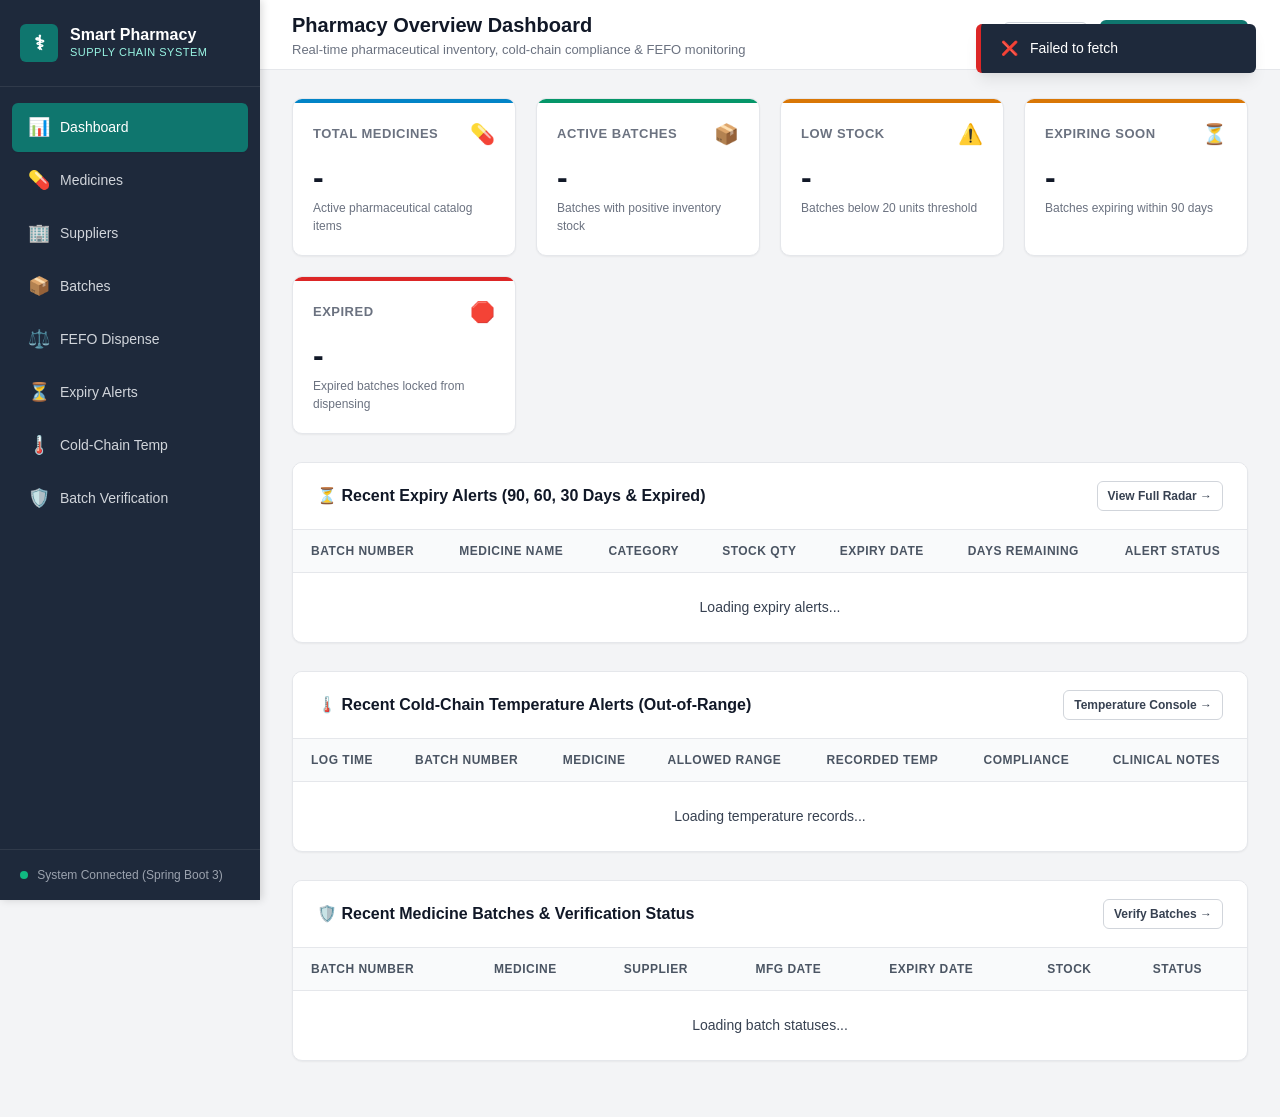
<file: frontend/index.html>
<!DOCTYPE html>
<html lang="en">
<head>
  <meta charset="UTF-8">
  <meta name="viewport" content="width=device-width, initial-scale=1.0">
  <title>Dashboard — Smart Pharmacy Supply Chain System</title>
  <link rel="stylesheet" href="css/styles.css">
</head>
<body>
  <div class="app-container">
    <!-- Sidebar Navigation -->
    <aside class="sidebar">
      <div class="brand-section">
        <div class="brand-icon">⚕</div>
        <div>
          <div class="brand-title">Smart Pharmacy</div>
          <div class="brand-subtitle">Supply Chain System</div>
        </div>
      </div>
      <ul class="nav-menu">
        <li class="nav-item active">
          <a href="index.html"><span class="nav-icon">📊</span> <span>Dashboard</span></a>
        </li>
        <li class="nav-item">
          <a href="medicines.html"><span class="nav-icon">💊</span> <span>Medicines</span></a>
        </li>
        <li class="nav-item">
          <a href="suppliers.html"><span class="nav-icon">🏢</span> <span>Suppliers</span></a>
        </li>
        <li class="nav-item">
          <a href="batches.html"><span class="nav-icon">📦</span> <span>Batches</span></a>
        </li>
        <li class="nav-item">
          <a href="dispense.html"><span class="nav-icon">⚖️</span> <span>FEFO Dispense</span></a>
        </li>
        <li class="nav-item">
          <a href="expiry.html"><span class="nav-icon">⏳</span> <span>Expiry Alerts</span></a>
        </li>
        <li class="nav-item">
          <a href="temperature.html"><span class="nav-icon">🌡️</span> <span>Cold-Chain Temp</span></a>
        </li>
        <li class="nav-item">
          <a href="verification.html"><span class="nav-icon">🛡️</span> <span>Batch Verification</span></a>
        </li>
      </ul>
      <div class="sidebar-footer">
        <span class="status-dot"></span> System Connected (Spring Boot 3)
      </div>
    </aside>

    <!-- Main View -->
    <div class="main-wrapper">
      <header class="top-header">
        <div class="page-headline">
          <h1>Pharmacy Overview Dashboard</h1>
          <p>Real-time pharmaceutical inventory, cold-chain compliance & FEFO monitoring</p>
        </div>
        <div class="header-actions">
          <button class="btn btn-secondary btn-sm" onclick="loadDashboard()">🔄 Refresh</button>
          <a href="dispense.html" class="btn btn-primary btn-sm">⚡ Dispense Medicine</a>
        </div>
      </header>

      <main class="content-body">
        <!-- 5 KPI Cards Required by Specification -->
        <section class="kpi-grid">
          <div class="kpi-card info">
            <div class="kpi-header">
              <span class="kpi-title">Total Medicines</span>
              <span class="kpi-icon">💊</span>
            </div>
            <div class="kpi-value" id="kpi-total-medicines">-</div>
            <div class="kpi-subtext">Active pharmaceutical catalog items</div>
          </div>

          <div class="kpi-card success">
            <div class="kpi-header">
              <span class="kpi-title">Active Batches</span>
              <span class="kpi-icon">📦</span>
            </div>
            <div class="kpi-value" id="kpi-active-batches">-</div>
            <div class="kpi-subtext">Batches with positive inventory stock</div>
          </div>

          <div class="kpi-card warning">
            <div class="kpi-header">
              <span class="kpi-title">Low Stock</span>
              <span class="kpi-icon">⚠️</span>
            </div>
            <div class="kpi-value" id="kpi-low-stock">-</div>
            <div class="kpi-subtext">Batches below 20 units threshold</div>
          </div>

          <div class="kpi-card warning">
            <div class="kpi-header">
              <span class="kpi-title">Expiring Soon</span>
              <span class="kpi-icon">⏳</span>
            </div>
            <div class="kpi-value" id="kpi-expiring-soon">-</div>
            <div class="kpi-subtext">Batches expiring within 90 days</div>
          </div>

          <div class="kpi-card danger">
            <div class="kpi-header">
              <span class="kpi-title">Expired</span>
              <span class="kpi-icon">🛑</span>
            </div>
            <div class="kpi-value" id="kpi-expired">-</div>
            <div class="kpi-subtext">Expired batches locked from dispensing</div>
          </div>
        </section>

        <!-- Table 1: Recent Expiry Alerts -->
        <div class="panel">
          <div class="panel-header">
            <h2 class="panel-title">⏳ Recent Expiry Alerts (90, 60, 30 Days & Expired)</h2>
            <a href="expiry.html" class="btn btn-secondary btn-sm">View Full Radar →</a>
          </div>
          <div class="panel-body no-padding">
            <div class="table-responsive">
              <table class="data-table">
                <thead>
                  <tr>
                    <th>Batch Number</th>
                    <th>Medicine Name</th>
                    <th>Category</th>
                    <th>Stock Qty</th>
                    <th>Expiry Date</th>
                    <th>Days Remaining</th>
                    <th>Alert Status</th>
                  </tr>
                </thead>
                <tbody id="table-recent-expiry">
                  <tr><td colspan="7" style="text-align:center; padding: 24px;">Loading expiry alerts...</td></tr>
                </tbody>
              </table>
            </div>
          </div>
        </div>

        <!-- Table 2: Recent Cold-Chain Temperature Alerts -->
        <div class="panel">
          <div class="panel-header">
            <h2 class="panel-title">🌡️ Recent Cold-Chain Temperature Alerts (Out-of-Range)</h2>
            <a href="temperature.html" class="btn btn-secondary btn-sm">Temperature Console →</a>
          </div>
          <div class="panel-body no-padding">
            <div class="table-responsive">
              <table class="data-table">
                <thead>
                  <tr>
                    <th>Log Time</th>
                    <th>Batch Number</th>
                    <th>Medicine</th>
                    <th>Allowed Range</th>
                    <th>Recorded Temp</th>
                    <th>Compliance</th>
                    <th>Clinical Notes</th>
                  </tr>
                </thead>
                <tbody id="table-recent-temperature">
                  <tr><td colspan="7" style="text-align:center; padding: 24px;">Loading temperature records...</td></tr>
                </tbody>
              </table>
            </div>
          </div>
        </div>

        <!-- Table 3: Recent Batches Verification Status -->
        <div class="panel">
          <div class="panel-header">
            <h2 class="panel-title">🛡️ Recent Medicine Batches & Verification Status</h2>
            <a href="verification.html" class="btn btn-secondary btn-sm">Verify Batches →</a>
          </div>
          <div class="panel-body no-padding">
            <div class="table-responsive">
              <table class="data-table">
                <thead>
                  <tr>
                    <th>Batch Number</th>
                    <th>Medicine</th>
                    <th>Supplier</th>
                    <th>Mfg Date</th>
                    <th>Expiry Date</th>
                    <th>Stock</th>
                    <th>Status</th>
                  </tr>
                </thead>
                <tbody id="table-recent-verification">
                  <tr><td colspan="7" style="text-align:center; padding: 24px;">Loading batch statuses...</td></tr>
                </tbody>
              </table>
            </div>
          </div>
        </div>
      </main>
    </div>
  </div>

  <script src="js/api.js"></script>
  <script>
    async function loadDashboard() {
      try {
        const response = await API.getDashboardStats();
        const data = response.data;

        // Populate 5 KPI cards
        document.getElementById('kpi-total-medicines').innerText = data.totalMedicines;
        document.getElementById('kpi-active-batches').innerText = data.activeBatches;
        document.getElementById('kpi-low-stock').innerText = data.lowStockCount;
        document.getElementById('kpi-expiring-soon').innerText = data.expiringSoonCount;
        document.getElementById('kpi-expired').innerText = data.expiredCount;

        // Table 1: Expiry alerts
        const expiryTbody = document.getElementById('table-recent-expiry');
        if (!data.recentExpiryAlerts || data.recentExpiryAlerts.length === 0) {
          expiryTbody.innerHTML = '<tr><td colspan="7" style="text-align:center; padding: 24px; color: var(--gray-500);">No active near-expiry alerts. All stock is currently safe.</td></tr>';
        } else {
          expiryTbody.innerHTML = data.recentExpiryAlerts.map(a => `
            <tr>
              <td><strong>${a.batchNumber}</strong></td>
              <td>${a.medicineName} <span style="font-size:12px; color:var(--gray-500);">(${a.genericName})</span></td>
              <td>${a.category}</td>
              <td><strong>${a.quantity}</strong></td>
              <td>${formatDate(a.expiryDate)}</td>
              <td>${a.daysRemaining < 0 ? '<span style="color:var(--danger); font-weight:700;">' + Math.abs(a.daysRemaining) + 'd Ago</span>' : a.daysRemaining + ' days'}</td>
              <td>${getAlertBadge(a.alertCategory, a.daysRemaining)}</td>
            </tr>
          `).join('');
        }

        // Table 2: Temperature breaches
        const tempTbody = document.getElementById('table-recent-temperature');
        if (!data.recentTemperatureAlerts || data.recentTemperatureAlerts.length === 0) {
          tempTbody.innerHTML = '<tr><td colspan="7" style="text-align:center; padding: 24px; color: var(--success);">All cold-chain sensors reporting normal temperatures. No violations.</td></tr>';
        } else {
          tempTbody.innerHTML = data.recentTemperatureAlerts.map(t => `
            <tr>
              <td>${formatDateTime(t.recordedAt)}</td>
              <td><strong>${t.batch ? t.batch.batchNumber : '-'}</strong></td>
              <td>${t.batch && t.batch.medicine ? t.batch.medicine.name : '-'}</td>
              <td>${t.batch && t.batch.medicine ? t.batch.medicine.minTemperature + '°C to ' + t.batch.medicine.maxTemperature + '°C' : '-'}</td>
              <td style="font-weight:700; color:var(--danger);">${t.recordedTemperature.toFixed(1)}°C</td>
              <td>${getComplianceBadge(t.complianceStatus)}</td>
              <td>${t.notes || '-'}</td>
            </tr>
          `).join('');
        }

        // Table 3: Verification status
        const verTbody = document.getElementById('table-recent-verification');
        if (!data.recentVerificationStatus || data.recentVerificationStatus.length === 0) {
          verTbody.innerHTML = '<tr><td colspan="7" style="text-align:center; padding: 24px; color: var(--gray-500);">No batches registered.</td></tr>';
        } else {
          verTbody.innerHTML = data.recentVerificationStatus.map(b => `
            <tr>
              <td><strong>${b.batchNumber}</strong></td>
              <td>${b.medicine ? b.medicine.name : '-'}</td>
              <td>${b.supplier ? b.supplier.supplierName : '-'}</td>
              <td>${formatDate(b.manufacturingDate)}</td>
              <td>${formatDate(b.expiryDate)}</td>
              <td>${b.quantity}</td>
              <td>${getVerificationBadge(b.verificationStatus)}</td>
            </tr>
          `).join('');
        }

      } catch (err) {
        console.error('Failed to load dashboard:', err);
      }
    }

    document.addEventListener('DOMContentLoaded', loadDashboard);
  </script>
</body>
</html>
</file>
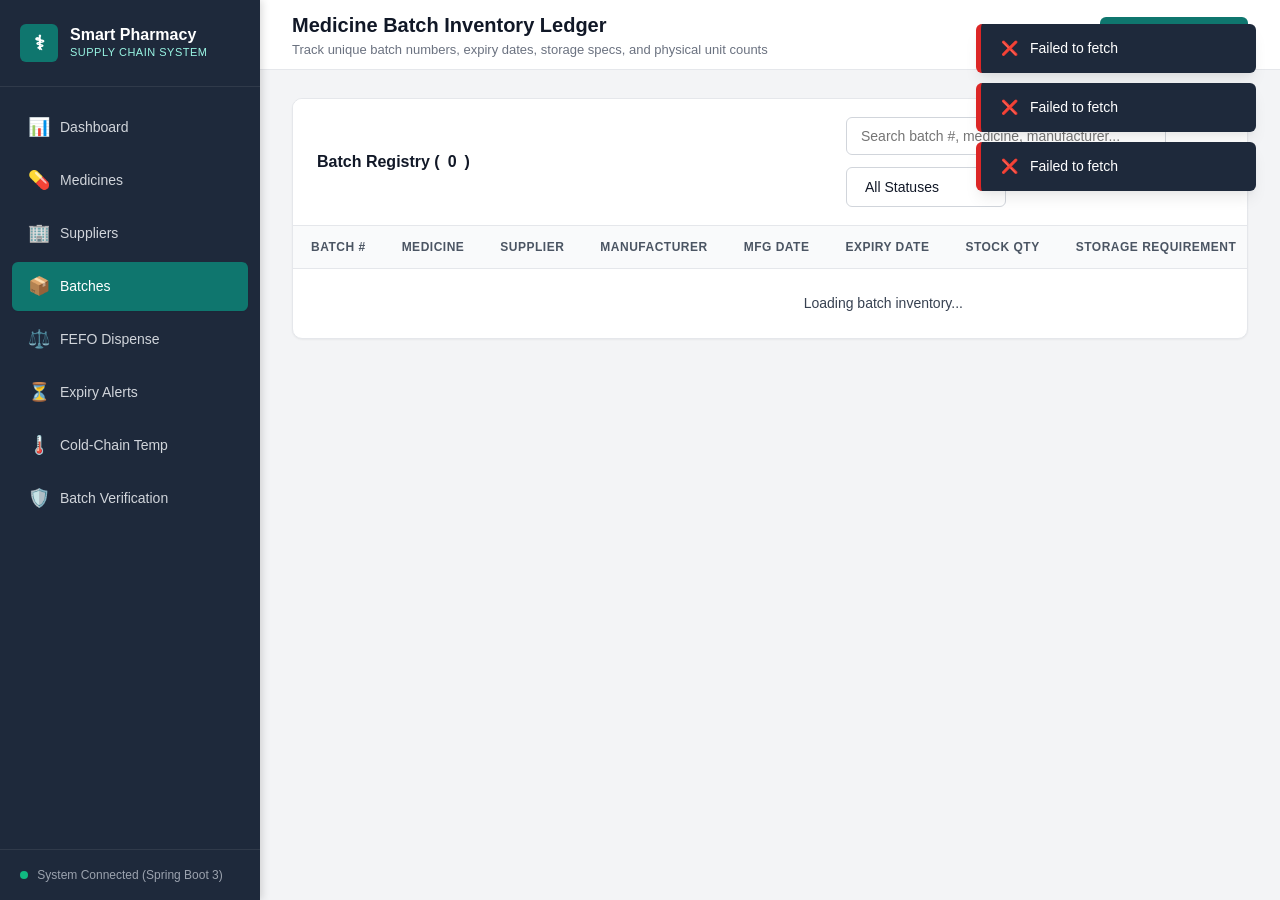
<file: frontend/batches.html>
<!DOCTYPE html>
<html lang="en">
<head>
  <meta charset="UTF-8">
  <meta name="viewport" content="width=device-width, initial-scale=1.0">
  <title>Batches — Smart Pharmacy Supply Chain System</title>
  <link rel="stylesheet" href="css/styles.css">
</head>
<body>
  <div class="app-container">
    <!-- Sidebar -->
    <aside class="sidebar">
      <div class="brand-section">
        <div class="brand-icon">⚕</div>
        <div>
          <div class="brand-title">Smart Pharmacy</div>
          <div class="brand-subtitle">Supply Chain System</div>
        </div>
      </div>
      <ul class="nav-menu">
        <li class="nav-item">
          <a href="index.html"><span class="nav-icon">📊</span> <span>Dashboard</span></a>
        </li>
        <li class="nav-item">
          <a href="medicines.html"><span class="nav-icon">💊</span> <span>Medicines</span></a>
        </li>
        <li class="nav-item">
          <a href="suppliers.html"><span class="nav-icon">🏢</span> <span>Suppliers</span></a>
        </li>
        <li class="nav-item active">
          <a href="batches.html"><span class="nav-icon">📦</span> <span>Batches</span></a>
        </li>
        <li class="nav-item">
          <a href="dispense.html"><span class="nav-icon">⚖️</span> <span>FEFO Dispense</span></a>
        </li>
        <li class="nav-item">
          <a href="expiry.html"><span class="nav-icon">⏳</span> <span>Expiry Alerts</span></a>
        </li>
        <li class="nav-item">
          <a href="temperature.html"><span class="nav-icon">🌡️</span> <span>Cold-Chain Temp</span></a>
        </li>
        <li class="nav-item">
          <a href="verification.html"><span class="nav-icon">🛡️</span> <span>Batch Verification</span></a>
        </li>
      </ul>
      <div class="sidebar-footer">
        <span class="status-dot"></span> System Connected (Spring Boot 3)
      </div>
    </aside>

    <!-- Main Content -->
    <div class="main-wrapper">
      <header class="top-header">
        <div class="page-headline">
          <h1>Medicine Batch Inventory Ledger</h1>
          <p>Track unique batch numbers, expiry dates, storage specs, and physical unit counts</p>
        </div>
        <div class="header-actions">
          <button class="btn btn-primary" onclick="openAddBatchModal()">+ Add New Batch</button>
        </div>
      </header>

      <main class="content-body">
        <div class="panel">
          <div class="panel-header">
            <h2 class="panel-title">Batch Registry (<span id="batch-count">0</span>)</h2>
            <div class="filter-bar" style="margin-bottom:0;">
              <input type="text" id="batch-search" class="form-control search-input" placeholder="Search batch #, medicine, manufacturer..." onkeyup="filterBatches()">
              <select id="status-filter" class="form-control" style="width:160px;" onchange="filterBatches()">
                <option value="ALL">All Statuses</option>
                <option value="VERIFIED">Verified Only</option>
                <option value="UNVERIFIED">Unverified Only</option>
                <option value="REJECTED">Rejected Only</option>
              </select>
            </div>
          </div>
          <div class="panel-body no-padding">
            <div class="table-responsive">
              <table class="data-table">
                <thead>
                  <tr>
                    <th>Batch #</th>
                    <th>Medicine</th>
                    <th>Supplier</th>
                    <th>Manufacturer</th>
                    <th>Mfg Date</th>
                    <th>Expiry Date</th>
                    <th>Stock Qty</th>
                    <th>Storage Requirement</th>
                    <th>Verification</th>
                    <th>Actions</th>
                  </tr>
                </thead>
                <tbody id="batches-tbody">
                  <tr><td colspan="10" style="text-align:center; padding: 24px;">Loading batch inventory...</td></tr>
                </tbody>
              </table>
            </div>
          </div>
        </div>
      </main>
    </div>
  </div>

  <!-- Add / Edit Batch Modal -->
  <div class="modal-overlay" id="batch-modal">
    <div class="modal-box">
      <div class="modal-header">
        <h3 class="modal-title" id="batch-modal-title">Register Medicine Batch</h3>
        <button class="modal-close" onclick="closeModal('batch-modal')">&times;</button>
      </div>
      <form id="batch-form" onsubmit="handleSaveBatch(event)">
        <div class="modal-body">
          <input type="hidden" id="batch-id">

          <div class="form-row">
            <div class="form-group">
              <label class="form-label">Batch Number (Unique) <span class="required">*</span></label>
              <input type="text" id="batch-number" class="form-control" placeholder="e.g. BATCH-PCM-001" required>
            </div>
            <div class="form-group">
              <label class="form-label">Quantity <span class="required">*</span></label>
              <input type="number" id="batch-quantity" class="form-control" min="1" placeholder="e.g. 50" required>
            </div>
          </div>

          <div class="form-row">
            <div class="form-group">
              <label class="form-label">Associated Medicine <span class="required">*</span></label>
              <select id="batch-medicine" class="form-control" required>
                <option value="">Select Medicine...</option>
              </select>
            </div>
            <div class="form-group">
              <label class="form-label">Certified Supplier <span class="required">*</span></label>
              <select id="batch-supplier" class="form-control" required>
                <option value="">Select Supplier...</option>
              </select>
            </div>
          </div>

          <div class="form-group">
            <label class="form-label">Manufacturer Name <span class="required">*</span></label>
            <input type="text" id="batch-manufacturer" class="form-control" placeholder="e.g. Apex Laboratories, Biogen Labs" required>
          </div>

          <div class="form-row">
            <div class="form-group">
              <label class="form-label">Manufacturing Date <span class="required">*</span></label>
              <input type="date" id="batch-mfg-date" class="form-control" required>
            </div>
            <div class="form-group">
              <label class="form-label">Expiry Date <span class="required">*</span></label>
              <input type="date" id="batch-exp-date" class="form-control" required>
            </div>
          </div>

          <div class="form-group">
            <label class="form-label">Storage Requirement <span class="required">*</span></label>
            <select id="batch-storage" class="form-control" required>
              <option value="Room Temperature (15-25°C)">Room Temperature (15-25°C)</option>
              <option value="Cold Storage (2-8°C)">Cold Storage (2-8°C) — Cold Chain</option>
              <option value="Deep Freeze (-20°C)">Deep Freeze (-20°C)</option>
              <option value="Controlled Ambient (20-25°C)">Controlled Ambient (20-25°C)</option>
            </select>
          </div>
        </div>
        <div class="modal-footer">
          <button type="button" class="btn btn-secondary" onclick="closeModal('batch-modal')">Cancel</button>
          <button type="submit" class="btn btn-primary" id="save-batch-btn">Save Batch</button>
        </div>
      </form>
    </div>
  </div>

  <script src="js/api.js"></script>
  <script>
    let allBatches = [];
    let medicinesList = [];
    let suppliersList = [];

    async function initialize() {
      await Promise.all([loadDropdownData(), loadBatches()]);
    }

    async function loadDropdownData() {
      try {
        const [medRes, supRes] = await Promise.all([API.getMedicines(), API.getSuppliers()]);
        medicinesList = medRes.data;
        suppliersList = supRes.data;

        const medSelect = document.getElementById('batch-medicine');
        medSelect.innerHTML = '<option value="">Select Medicine...</option>' +
          medicinesList.map(m => `<option value="${m.id}">${m.name} (${m.dosage})</option>`).join('');

        const supSelect = document.getElementById('batch-supplier');
        supSelect.innerHTML = '<option value="">Select Supplier...</option>' +
          suppliersList.map(s => `<option value="${s.id}">${s.supplierName}</option>`).join('');
      } catch (err) {
        console.error(err);
      }
    }

    async function loadBatches() {
      try {
        const res = await API.getBatches();
        allBatches = res.data;
        renderBatches(allBatches);
      } catch (err) {
        console.error(err);
      }
    }

    function renderBatches(batches) {
      document.getElementById('batch-count').innerText = batches.length;
      const tbody = document.getElementById('batches-tbody');
      if (batches.length === 0) {
        tbody.innerHTML = '<tr><td colspan="10" style="text-align:center; padding:24px;">No batches found. Click "+ Add New Batch" to register.</td></tr>';
        return;
      }

      tbody.innerHTML = batches.map(b => `
        <tr>
          <td><strong>${b.batchNumber}</strong></td>
          <td>${b.medicine ? b.medicine.name : '-'}</td>
          <td>${b.supplier ? b.supplier.supplierName : '-'}</td>
          <td>${b.manufacturer}</td>
          <td>${formatDate(b.manufacturingDate)}</td>
          <td>${formatDate(b.expiryDate)}</td>
          <td><strong style="font-size:15px; color:${b.quantity <= 20 ? 'var(--danger)' : 'var(--gray-900)'}">${b.quantity}</strong></td>
          <td><span style="font-size:12px;">${b.storageRequirement}</span></td>
          <td>${getVerificationBadge(b.verificationStatus)}</td>
          <td>
            <div style="display:flex; gap:6px;">
              <button class="btn btn-secondary btn-sm" onclick="editBatch(${b.id})">✏️ Edit</button>
              <button class="btn btn-danger btn-sm" onclick="deleteBatch(${b.id}, '${b.batchNumber}')">🗑️</button>
            </div>
          </td>
        </tr>
      `).join('');
    }

    function filterBatches() {
      const q = document.getElementById('batch-search').value.toLowerCase();
      const status = document.getElementById('status-filter').value;

      const filtered = allBatches.filter(b => {
        const matchesQuery = b.batchNumber.toLowerCase().includes(q) ||
          (b.medicine && b.medicine.name.toLowerCase().includes(q)) ||
          b.manufacturer.toLowerCase().includes(q);
        const matchesStatus = (status === 'ALL') || (b.verificationStatus === status);
        return matchesQuery && matchesStatus;
      });

      renderBatches(filtered);
    }

    function openAddBatchModal() {
      document.getElementById('batch-modal-title').innerText = 'Register Medicine Batch';
      document.getElementById('batch-form').reset();
      document.getElementById('batch-id').value = '';
      openModal('batch-modal');
    }

    async function editBatch(id) {
      try {
        const res = await API.getBatch(id);
        const b = res.data;
        document.getElementById('batch-modal-title').innerText = 'Edit Batch: ' + b.batchNumber;
        document.getElementById('batch-id').value = b.id;
        document.getElementById('batch-number').value = b.batchNumber;
        document.getElementById('batch-quantity').value = b.quantity;
        document.getElementById('batch-medicine').value = b.medicine ? b.medicine.id : '';
        document.getElementById('batch-supplier').value = b.supplier ? b.supplier.id : '';
        document.getElementById('batch-manufacturer').value = b.manufacturer;
        document.getElementById('batch-mfg-date').value = b.manufacturingDate;
        document.getElementById('batch-exp-date').value = b.expiryDate;
        document.getElementById('batch-storage').value = b.storageRequirement;
        openModal('batch-modal');
      } catch (err) {
        console.error(err);
      }
    }

    async function handleSaveBatch(e) {
      e.preventDefault();
      const id = document.getElementById('batch-id').value;
      const mfg = document.getElementById('batch-mfg-date').value;
      const exp = document.getElementById('batch-exp-date').value;

      if (new Date(mfg) >= new Date(exp)) {
        showToast('Manufacturing date must be strictly before expiry date!', 'warning');
        return;
      }

      const data = {
        batchNumber: document.getElementById('batch-number').value.trim().toUpperCase(),
        medicineId: parseInt(document.getElementById('batch-medicine').value),
        supplierId: parseInt(document.getElementById('batch-supplier').value),
        manufacturer: document.getElementById('batch-manufacturer').value.trim(),
        manufacturingDate: mfg,
        expiryDate: exp,
        quantity: parseInt(document.getElementById('batch-quantity').value),
        storageRequirement: document.getElementById('batch-storage').value
      };

      try {
        if (id) {
          await API.updateBatch(id, data);
          showToast(`Batch '${data.batchNumber}' updated successfully!`, 'success');
        } else {
          await API.createBatch(data);
          showToast(`Batch '${data.batchNumber}' created successfully!`, 'success');
        }
        closeModal('batch-modal');
        loadBatches();
      } catch (err) {
        // Handled by API client
      }
    }

    async function deleteBatch(id, batchNum) {
      if (!confirm(`Are you sure you want to delete batch '${batchNum}'?`)) return;
      try {
        await API.deleteBatch(id);
        showToast(`Batch '${batchNum}' deleted successfully!`, 'success');
        loadBatches();
      } catch (err) {
        // Handled by API client
      }
    }

    document.addEventListener('DOMContentLoaded', initialize);
  </script>
</body>
</html>
</file>
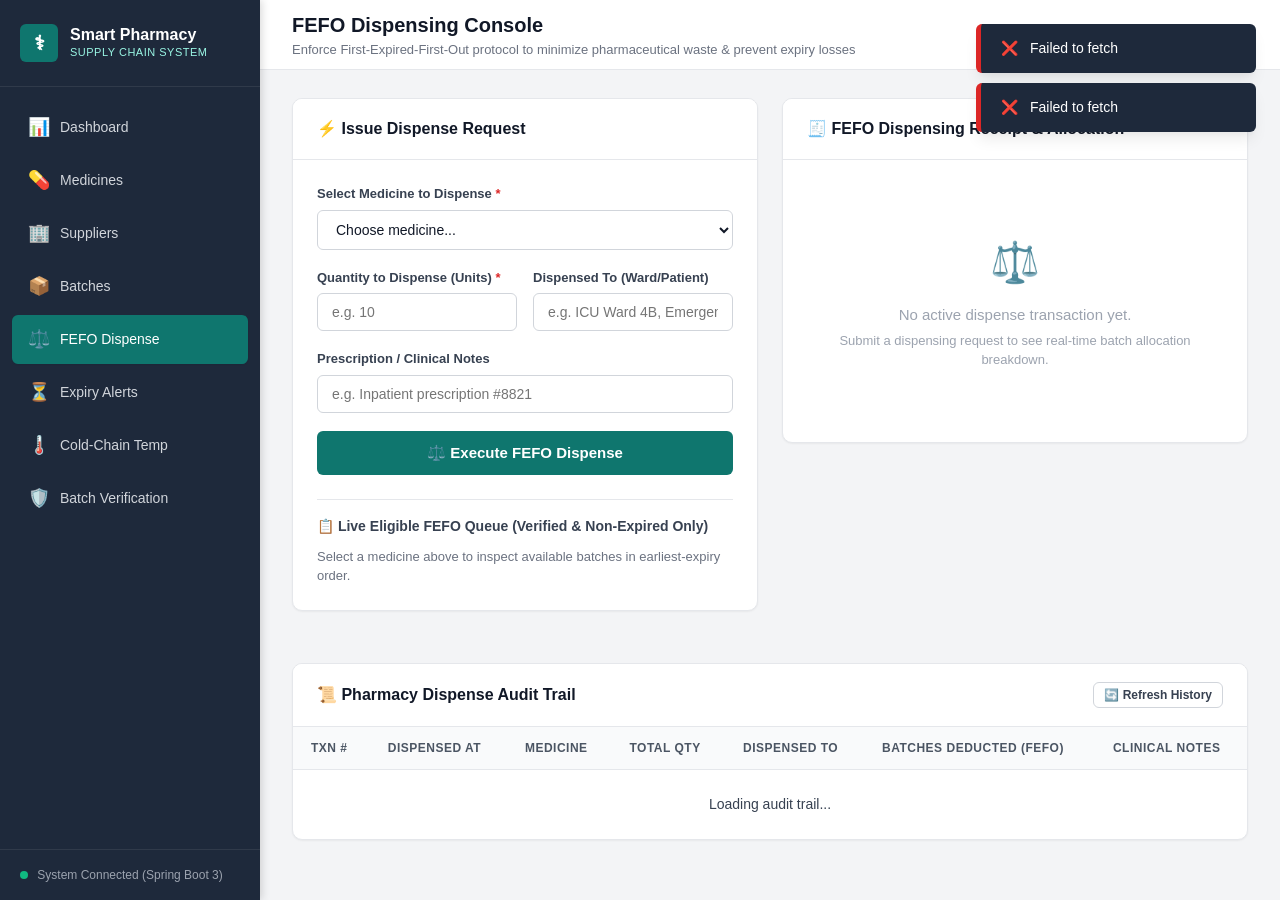
<file: frontend/dispense.html>
<!DOCTYPE html>
<html lang="en">
<head>
  <meta charset="UTF-8">
  <meta name="viewport" content="width=device-width, initial-scale=1.0">
  <title>FEFO Dispense — Smart Pharmacy Supply Chain System</title>
  <link rel="stylesheet" href="css/styles.css">
</head>
<body>
  <div class="app-container">
    <!-- Sidebar -->
    <aside class="sidebar">
      <div class="brand-section">
        <div class="brand-icon">⚕</div>
        <div>
          <div class="brand-title">Smart Pharmacy</div>
          <div class="brand-subtitle">Supply Chain System</div>
        </div>
      </div>
      <ul class="nav-menu">
        <li class="nav-item">
          <a href="index.html"><span class="nav-icon">📊</span> <span>Dashboard</span></a>
        </li>
        <li class="nav-item">
          <a href="medicines.html"><span class="nav-icon">💊</span> <span>Medicines</span></a>
        </li>
        <li class="nav-item">
          <a href="suppliers.html"><span class="nav-icon">🏢</span> <span>Suppliers</span></a>
        </li>
        <li class="nav-item">
          <a href="batches.html"><span class="nav-icon">📦</span> <span>Batches</span></a>
        </li>
        <li class="nav-item active">
          <a href="dispense.html"><span class="nav-icon">⚖️</span> <span>FEFO Dispense</span></a>
        </li>
        <li class="nav-item">
          <a href="expiry.html"><span class="nav-icon">⏳</span> <span>Expiry Alerts</span></a>
        </li>
        <li class="nav-item">
          <a href="temperature.html"><span class="nav-icon">🌡️</span> <span>Cold-Chain Temp</span></a>
        </li>
        <li class="nav-item">
          <a href="verification.html"><span class="nav-icon">🛡️</span> <span>Batch Verification</span></a>
        </li>
      </ul>
      <div class="sidebar-footer">
        <span class="status-dot"></span> System Connected (Spring Boot 3)
      </div>
    </aside>

    <!-- Main Content -->
    <div class="main-wrapper">
      <header class="top-header">
        <div class="page-headline">
          <h1>FEFO Dispensing Console</h1>
          <p>Enforce First-Expired-First-Out protocol to minimize pharmaceutical waste & prevent expiry losses</p>
        </div>
      </header>

      <main class="content-body">
        <div style="display: grid; grid-template-columns: 1fr 1fr; gap: 24px; align-items: start;">
          <!-- Dispensing Form Panel -->
          <div class="panel">
            <div class="panel-header">
              <h2 class="panel-title">⚡ Issue Dispense Request</h2>
            </div>
            <div class="panel-body">
              <form id="dispense-form" onsubmit="handleDispense(event)">
                <div class="form-group">
                  <label class="form-label">Select Medicine to Dispense <span class="required">*</span></label>
                  <select id="dispense-medicine" class="form-control" onchange="onMedicineSelected()" required>
                    <option value="">Choose medicine...</option>
                  </select>
                </div>

                <div class="form-row">
                  <div class="form-group">
                    <label class="form-label">Quantity to Dispense (Units) <span class="required">*</span></label>
                    <input type="number" id="dispense-qty" class="form-control" min="1" placeholder="e.g. 10" required>
                  </div>
                  <div class="form-group">
                    <label class="form-label">Dispensed To (Ward/Patient)</label>
                    <input type="text" id="dispense-to" class="form-control" placeholder="e.g. ICU Ward 4B, Emergency">
                  </div>
                </div>

                <div class="form-group">
                  <label class="form-label">Prescription / Clinical Notes</label>
                  <input type="text" id="dispense-notes" class="form-control" placeholder="e.g. Inpatient prescription #8821">
                </div>

                <button type="submit" class="btn btn-primary" style="width:100%; padding:12px; font-size:15px;" id="dispense-btn">
                  ⚖️ Execute FEFO Dispense
                </button>
              </form>

              <!-- Live FEFO Queue Preview -->
              <div style="margin-top:24px; border-top: 1px solid var(--gray-200); padding-top:16px;">
                <h3 style="font-size:14px; font-weight:700; color:var(--gray-700); margin-bottom:10px;">
                  📋 Live Eligible FEFO Queue (Verified & Non-Expired Only)
                </h3>
                <div id="fefo-preview-content" style="font-size:13px; color:var(--gray-500);">
                  Select a medicine above to inspect available batches in earliest-expiry order.
                </div>
              </div>
            </div>
          </div>

          <!-- Dispense Result / Receipt Panel -->
          <div class="panel">
            <div class="panel-header">
              <h2 class="panel-title">🧾 FEFO Dispensing Receipt & Allocation</h2>
            </div>
            <div class="panel-body" id="receipt-container">
              <div style="text-align: center; padding: 48px 16px; color: var(--gray-400);">
                <div style="font-size: 40px; margin-bottom: 12px;">⚖️</div>
                <p>No active dispense transaction yet.</p>
                <p style="font-size: 13px; margin-top: 4px;">Submit a dispensing request to see real-time batch allocation breakdown.</p>
              </div>
            </div>
          </div>
        </div>

        <!-- Dispense Audit History Table -->
        <div class="panel" style="margin-top: 24px;">
          <div class="panel-header">
            <h2 class="panel-title">📜 Pharmacy Dispense Audit Trail</h2>
            <button class="btn btn-secondary btn-sm" onclick="loadHistory()">🔄 Refresh History</button>
          </div>
          <div class="panel-body no-padding">
            <div class="table-responsive">
              <table class="data-table">
                <thead>
                  <tr>
                    <th>Txn #</th>
                    <th>Dispensed At</th>
                    <th>Medicine</th>
                    <th>Total Qty</th>
                    <th>Dispensed To</th>
                    <th>Batches Deducted (FEFO)</th>
                    <th>Clinical Notes</th>
                  </tr>
                </thead>
                <tbody id="history-tbody">
                  <tr><td colspan="7" style="text-align:center; padding: 24px;">Loading audit trail...</td></tr>
                </tbody>
              </table>
            </div>
          </div>
        </div>
      </main>
    </div>
  </div>

  <script src="js/api.js"></script>
  <script>
    let medicines = [];

    async function initialize() {
      await Promise.all([loadMedicines(), loadHistory()]);
    }

    async function loadMedicines() {
      try {
        const res = await API.getMedicines();
        medicines = res.data;
        const select = document.getElementById('dispense-medicine');
        select.innerHTML = '<option value="">Choose medicine...</option>' +
          medicines.map(m => `<option value="${m.id}">${m.name} (${m.dosage}) - [Min: ${m.minTemperature}°C, Max: ${m.maxTemperature}°C]</option>`).join('');
      } catch (err) {
        console.error(err);
      }
    }

    async function onMedicineSelected() {
      const medId = document.getElementById('dispense-medicine').value;
      const previewDiv = document.getElementById('fefo-preview-content');

      if (!medId) {
        previewDiv.innerHTML = 'Select a medicine above to inspect available batches in earliest-expiry order.';
        return;
      }

      try {
        const res = await API.getAvailableBatches(medId);
        const batches = res.data;

        if (batches.length === 0) {
          previewDiv.innerHTML = `
            <div style="background:var(--danger-light); color:var(--danger); padding:10px 14px; border-radius:6px; font-weight:600;">
              ⚠️ No verified, non-expired batches available for this medicine! Dispensing cannot proceed.
            </div>
          `;
          return;
        }

        let totalStock = batches.reduce((sum, b) => sum + b.quantity, 0);

        previewDiv.innerHTML = `
          <div style="background:var(--gray-50); border:1px solid var(--gray-200); border-radius:6px; padding:10px; margin-bottom:8px;">
            <strong>Total Verified Stock Available:</strong> <span style="color:var(--primary); font-size:15px; font-weight:700;">${totalStock} units</span> across ${batches.length} batch(es).
          </div>
          <table style="width:100%; border-collapse:collapse; font-size:12px;">
            <thead>
              <tr style="text-align:left; color:var(--gray-500); border-bottom:1px solid var(--gray-300);">
                <th style="padding:4px 0;">Priority</th>
                <th>Batch #</th>
                <th>Expiry</th>
                <th>Available</th>
              </tr>
            </thead>
            <tbody>
              ${batches.map((b, idx) => `
                <tr style="border-bottom:1px dashed var(--gray-200); ${idx === 0 ? 'color:var(--primary); font-weight:700;' : ''}">
                  <td style="padding:6px 0;">${idx === 0 ? '⭐ 1st (Next to Expire)' : (idx + 1) + 'th in Queue'}</td>
                  <td>${b.batchNumber}</td>
                  <td>${formatDate(b.expiryDate)}</td>
                  <td>${b.quantity} units</td>
                </tr>
              `).join('')}
            </tbody>
          </table>
        `;
      } catch (err) {
        console.error(err);
      }
    }

    async function handleDispense(e) {
      e.preventDefault();
      const medId = parseInt(document.getElementById('dispense-medicine').value);
      const qty = parseInt(document.getElementById('dispense-qty').value);
      const to = document.getElementById('dispense-to').value.trim();
      const notes = document.getElementById('dispense-notes').value.trim();

      const btn = document.getElementById('dispense-btn');
      btn.disabled = true;
      btn.innerText = 'Processing FEFO Dispense...';

      try {
        const payload = {
          medicineId: medId,
          quantity: qty,
          dispensedTo: to || 'Hospital Outpatient',
          notes: notes
        };

        const res = await API.dispenseMedicine(payload);
        const data = res.data;

        showToast('FEFO Dispense completed successfully!', 'success');
        renderReceipt(data);
        onMedicineSelected();
        loadHistory();
      } catch (err) {
        // Handled by API error toaster
      } finally {
        btn.disabled = false;
        btn.innerText = '⚖️ Execute FEFO Dispense';
      }
    }

    function renderReceipt(data) {
      const container = document.getElementById('receipt-container');
      container.innerHTML = `
        <div class="receipt-card">
          <div class="receipt-header">
            <div>
              <div style="font-size:12px; text-transform:uppercase; color:var(--gray-500); font-weight:700;">Transaction Receipt</div>
              <div style="font-size:18px; font-weight:800; color:var(--gray-900);">#TXN-${data.recordId}</div>
            </div>
            <div style="text-align:right;">
              <span class="badge badge-verified">FEFO SUCCESS</span>
              <div style="font-size:11px; color:var(--gray-500); margin-top:4px;">${formatDateTime(data.dispensedAt)}</div>
            </div>
          </div>

          <div style="margin-bottom:14px; font-size:14px;">
            <strong>Medicine:</strong> ${data.medicineName} <br>
            <strong>Total Units Dispensed:</strong> <span style="color:var(--primary); font-weight:800; font-size:16px;">${data.totalDispensedQuantity}</span><br>
            <strong>Destination / Ward:</strong> ${data.dispensedTo || '-'}<br>
            ${data.notes ? `<strong>Notes:</strong> ${data.notes}` : ''}
          </div>

          <h4 style="font-size:13px; font-weight:700; color:var(--gray-700); margin-bottom:8px; border-top:1px dashed var(--gray-300); padding-top:10px;">
            FEFO Batch Allocation Breakdown:
          </h4>
          <table style="width:100%; border-collapse:collapse; font-size:13px;">
            <thead>
              <tr style="text-align:left; background:var(--gray-100); color:var(--gray-600);">
                <th style="padding:6px 8px;">Batch Number</th>
                <th style="padding:6px 8px;">Expiry Date</th>
                <th style="padding:6px 8px;">Qty Deducted</th>
                <th style="padding:6px 8px;">Remaining Stock</th>
              </tr>
            </thead>
            <tbody>
              ${data.dispensedBatches.map(item => `
                <tr style="border-bottom:1px solid var(--gray-200);">
                  <td style="padding:8px; font-weight:700;">${item.batchNumber}</td>
                  <td style="padding:8px;">${formatDate(item.expiryDate)}</td>
                  <td style="padding:8px; color:var(--primary); font-weight:700;">${item.quantityDispensed} units</td>
                  <td style="padding:8px;">${item.remainingBatchStock} left</td>
                </tr>
              `).join('')}
            </tbody>
          </table>
        </div>
      `;
    }

    async function loadHistory() {
      try {
        const res = await API.getDispenseRecords();
        const records = res.data;
        const tbody = document.getElementById('history-tbody');

        if (records.length === 0) {
          tbody.innerHTML = '<tr><td colspan="7" style="text-align:center; padding:24px;">No dispense records recorded yet.</td></tr>';
          return;
        }

        tbody.innerHTML = records.map(r => `
          <tr>
            <td><strong>#TXN-${r.id}</strong></td>
            <td>${formatDateTime(r.dispensedAt)}</td>
            <td><strong>${r.medicine ? r.medicine.name : '-'}</strong></td>
            <td><strong style="color:var(--primary); font-size:15px;">${r.totalDispensedQuantity}</strong></td>
            <td>${r.dispensedTo || '-'}</td>
            <td>
              ${r.items && r.items.length > 0 ? r.items.map(i => `
                <span class="badge" style="background:#f1f5f9; color:var(--gray-700); margin:2px;">
                  ${i.batchNumber} (${i.quantityDispensed}u)
                </span>
              `).join('') : '-'}
            </td>
            <td><span style="font-size:12px; color:var(--gray-500);">${r.notes || '-'}</span></td>
          </tr>
        `).join('');
      } catch (err) {
        console.error(err);
      }
    }

    document.addEventListener('DOMContentLoaded', initialize);
  </script>
</body>
</html>
</file>
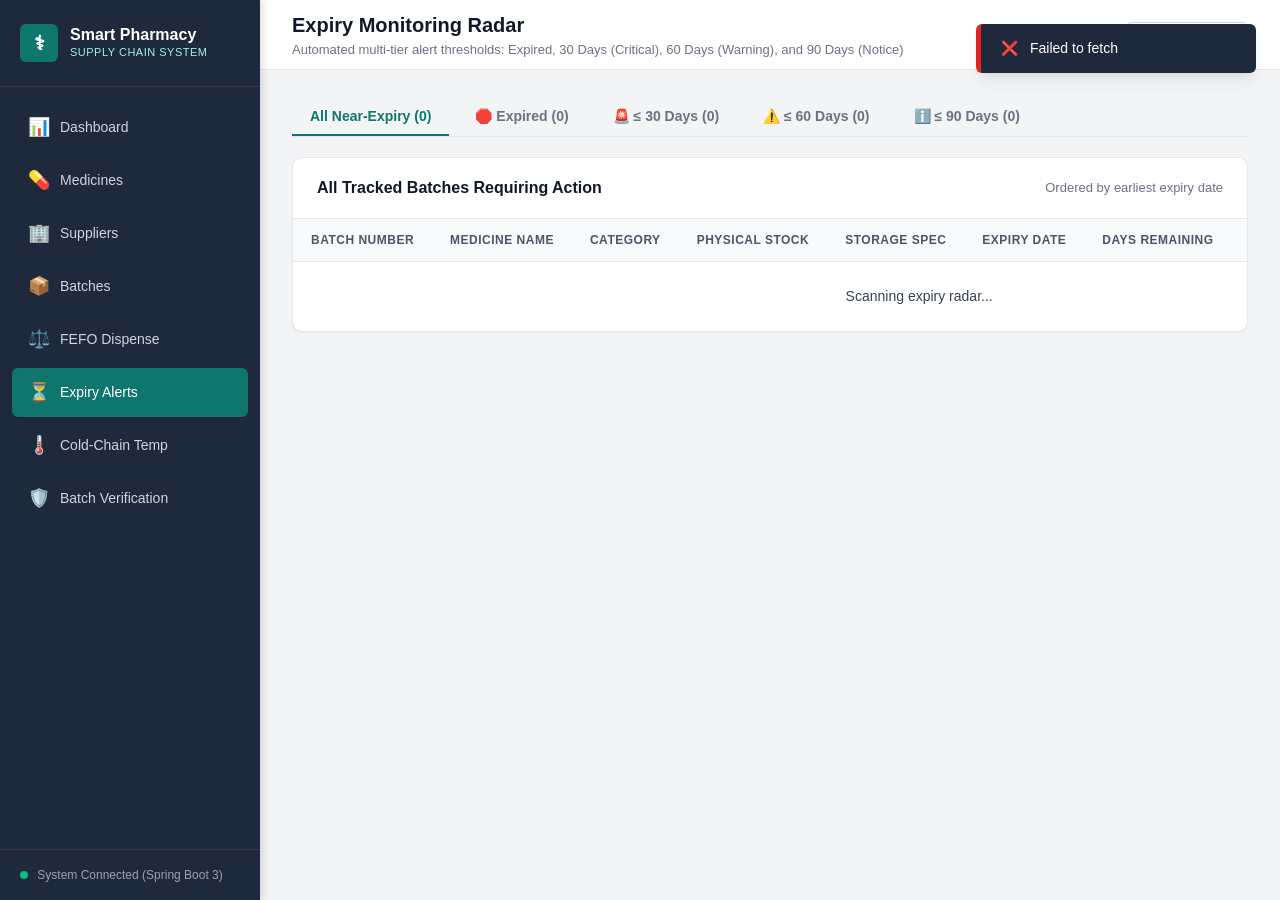
<file: frontend/expiry.html>
<!DOCTYPE html>
<html lang="en">
<head>
  <meta charset="UTF-8">
  <meta name="viewport" content="width=device-width, initial-scale=1.0">
  <title>Expiry Alerts — Smart Pharmacy Supply Chain System</title>
  <link rel="stylesheet" href="css/styles.css">
</head>
<body>
  <div class="app-container">
    <!-- Sidebar -->
    <aside class="sidebar">
      <div class="brand-section">
        <div class="brand-icon">⚕</div>
        <div>
          <div class="brand-title">Smart Pharmacy</div>
          <div class="brand-subtitle">Supply Chain System</div>
        </div>
      </div>
      <ul class="nav-menu">
        <li class="nav-item">
          <a href="index.html"><span class="nav-icon">📊</span> <span>Dashboard</span></a>
        </li>
        <li class="nav-item">
          <a href="medicines.html"><span class="nav-icon">💊</span> <span>Medicines</span></a>
        </li>
        <li class="nav-item">
          <a href="suppliers.html"><span class="nav-icon">🏢</span> <span>Suppliers</span></a>
        </li>
        <li class="nav-item">
          <a href="batches.html"><span class="nav-icon">📦</span> <span>Batches</span></a>
        </li>
        <li class="nav-item">
          <a href="dispense.html"><span class="nav-icon">⚖️</span> <span>FEFO Dispense</span></a>
        </li>
        <li class="nav-item active">
          <a href="expiry.html"><span class="nav-icon">⏳</span> <span>Expiry Alerts</span></a>
        </li>
        <li class="nav-item">
          <a href="temperature.html"><span class="nav-icon">🌡️</span> <span>Cold-Chain Temp</span></a>
        </li>
        <li class="nav-item">
          <a href="verification.html"><span class="nav-icon">🛡️</span> <span>Batch Verification</span></a>
        </li>
      </ul>
      <div class="sidebar-footer">
        <span class="status-dot"></span> System Connected (Spring Boot 3)
      </div>
    </aside>

    <!-- Main Content -->
    <div class="main-wrapper">
      <header class="top-header">
        <div class="page-headline">
          <h1>Expiry Monitoring Radar</h1>
          <p>Automated multi-tier alert thresholds: Expired, 30 Days (Critical), 60 Days (Warning), and 90 Days (Notice)</p>
        </div>
        <div class="header-actions">
          <button class="btn btn-secondary btn-sm" onclick="loadAlerts()">🔄 Refresh Alerts</button>
        </div>
      </header>

      <main class="content-body">
        <!-- Filter Tabs -->
        <div class="tab-list">
          <button class="tab-btn active" onclick="switchCategory('ALL', this)">All Near-Expiry (<span id="count-all">0</span>)</button>
          <button class="tab-btn" onclick="switchCategory('EXPIRED', this)">🛑 Expired (<span id="count-expired">0</span>)</button>
          <button class="tab-btn" onclick="switchCategory('CRITICAL_30', this)">🚨 ≤ 30 Days (<span id="count-30">0</span>)</button>
          <button class="tab-btn" onclick="switchCategory('WARNING_60', this)">⚠️ ≤ 60 Days (<span id="count-60">0</span>)</button>
          <button class="tab-btn" onclick="switchCategory('NOTICE_90', this)">ℹ️ ≤ 90 Days (<span id="count-90">0</span>)</button>
        </div>

        <div class="panel">
          <div class="panel-header">
            <h2 class="panel-title" id="table-title">All Tracked Batches Requiring Action</h2>
            <div style="font-size:13px; color:var(--gray-500);">Ordered by earliest expiry date</div>
          </div>
          <div class="panel-body no-padding">
            <div class="table-responsive">
              <table class="data-table">
                <thead>
                  <tr>
                    <th>Batch Number</th>
                    <th>Medicine Name</th>
                    <th>Category</th>
                    <th>Physical Stock</th>
                    <th>Storage Spec</th>
                    <th>Expiry Date</th>
                    <th>Days Remaining</th>
                    <th>Alert Severity</th>
                    <th>Dispensing Status</th>
                  </tr>
                </thead>
                <tbody id="expiry-tbody">
                  <tr><td colspan="9" style="text-align:center; padding: 24px;">Scanning expiry radar...</td></tr>
                </tbody>
              </table>
            </div>
          </div>
        </div>
      </main>
    </div>
  </div>

  <script src="js/api.js"></script>
  <script>
    let currentCategory = 'ALL';
    let allAlerts = [];

    async function loadAlerts() {
      try {
        const res = await API.getExpiryAlerts('');
        allAlerts = res.data;

        // Compute counts
        let expCount = 0, c30 = 0, c60 = 0, c90 = 0;
        allAlerts.forEach(a => {
          if (a.alertCategory === 'EXPIRED') expCount++;
          else if (a.alertCategory === 'CRITICAL_30') c30++;
          else if (a.alertCategory === 'WARNING_60') c60++;
          else if (a.alertCategory === 'NOTICE_90') c90++;
        });

        document.getElementById('count-all').innerText = allAlerts.length;
        document.getElementById('count-expired').innerText = expCount;
        document.getElementById('count-30').innerText = c30;
        document.getElementById('count-60').innerText = c60;
        document.getElementById('count-90').innerText = c90;

        renderFiltered();
      } catch (err) {
        console.error(err);
      }
    }

    function switchCategory(cat, btn) {
      currentCategory = cat;
      document.querySelectorAll('.tab-btn').forEach(b => b.classList.remove('active'));
      btn.classList.add('active');
      renderFiltered();
    }

    function renderFiltered() {
      const filtered = (currentCategory === 'ALL')
        ? allAlerts
        : allAlerts.filter(a => a.alertCategory === currentCategory);

      const tbody = document.getElementById('expiry-tbody');
      if (filtered.length === 0) {
        tbody.innerHTML = '<tr><td colspan="9" style="text-align:center; padding: 28px; color: var(--gray-500);">No batches match this filter criteria.</td></tr>';
        return;
      }

      tbody.innerHTML = filtered.map(a => {
        const isExpired = a.daysRemaining < 0;
        return `
          <tr style="${isExpired ? 'background-color:#fff1f2;' : ''}">
            <td><strong>${a.batchNumber}</strong></td>
            <td>${a.medicineName} <br><span style="font-size:12px; color:var(--gray-500);">${a.genericName}</span></td>
            <td>${a.category}</td>
            <td><strong style="font-size:15px;">${a.quantity}</strong></td>
            <td><span style="font-size:12px;">${a.storageRequirement}</span></td>
            <td><strong>${formatDate(a.expiryDate)}</strong></td>
            <td>
              ${isExpired 
                ? '<span style="color:var(--danger); font-weight:800;">EXPIRED (' + Math.abs(a.daysRemaining) + ' days ago)</span>'
                : `<strong style="color:${a.daysRemaining <= 30 ? 'var(--danger)' : 'var(--warning)'};">${a.daysRemaining} days left</strong>`
              }
            </td>
            <td>${getAlertBadge(a.alertCategory, a.daysRemaining)}</td>
            <td>
              ${isExpired 
                ? '<span class="badge badge-rejected">LOCKED (EXPIRED)</span>'
                : '<span class="badge badge-verified">ELIGIBLE FOR FEFO</span>'
              }
            </td>
          </tr>
        `;
      }).join('');
    }

    document.addEventListener('DOMContentLoaded', loadAlerts);
  </script>
</body>
</html>
</file>
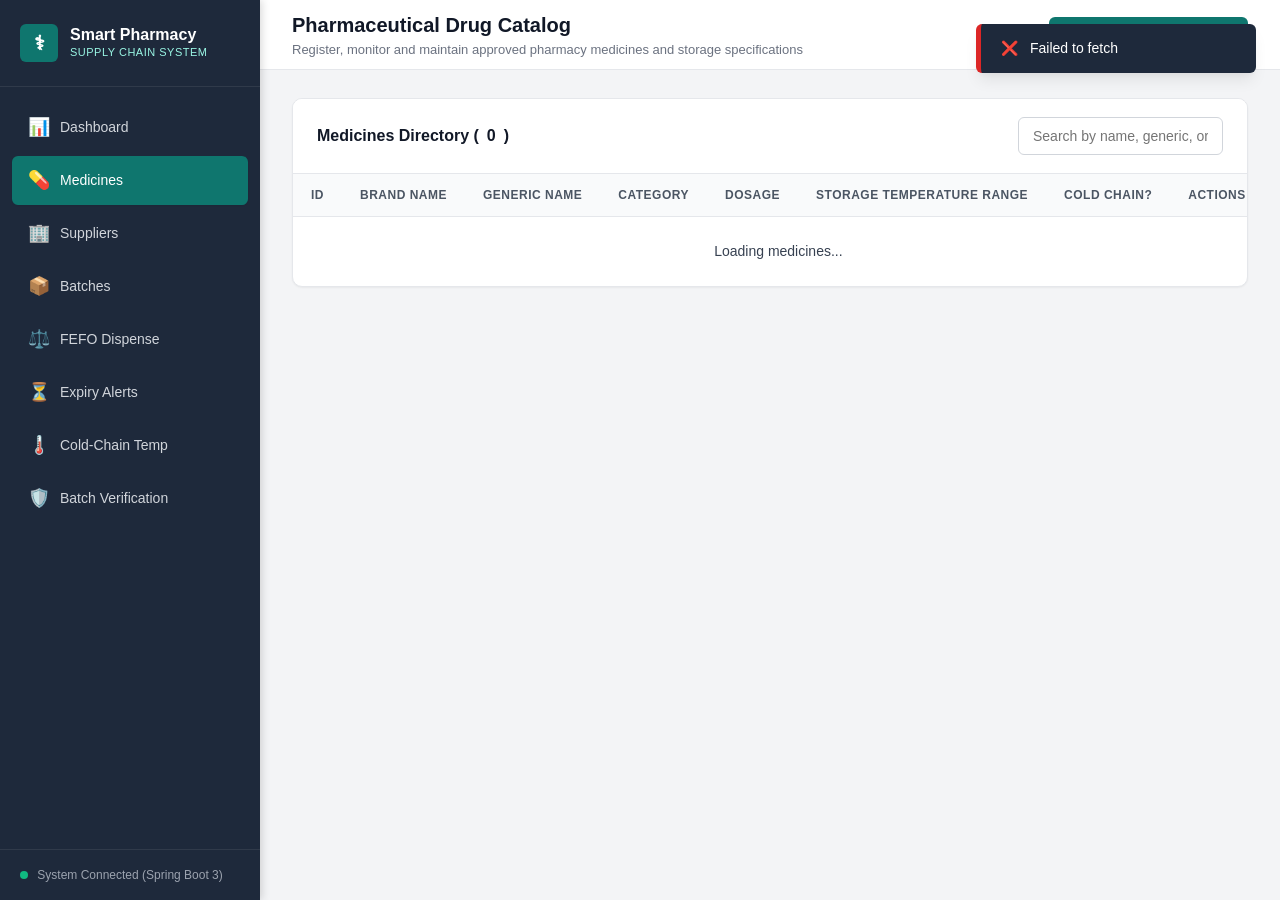
<file: frontend/medicines.html>
<!DOCTYPE html>
<html lang="en">
<head>
  <meta charset="UTF-8">
  <meta name="viewport" content="width=device-width, initial-scale=1.0">
  <title>Medicines — Smart Pharmacy Supply Chain System</title>
  <link rel="stylesheet" href="css/styles.css">
</head>
<body>
  <div class="app-container">
    <!-- Sidebar -->
    <aside class="sidebar">
      <div class="brand-section">
        <div class="brand-icon">⚕</div>
        <div>
          <div class="brand-title">Smart Pharmacy</div>
          <div class="brand-subtitle">Supply Chain System</div>
        </div>
      </div>
      <ul class="nav-menu">
        <li class="nav-item">
          <a href="index.html"><span class="nav-icon">📊</span> <span>Dashboard</span></a>
        </li>
        <li class="nav-item active">
          <a href="medicines.html"><span class="nav-icon">💊</span> <span>Medicines</span></a>
        </li>
        <li class="nav-item">
          <a href="suppliers.html"><span class="nav-icon">🏢</span> <span>Suppliers</span></a>
        </li>
        <li class="nav-item">
          <a href="batches.html"><span class="nav-icon">📦</span> <span>Batches</span></a>
        </li>
        <li class="nav-item">
          <a href="dispense.html"><span class="nav-icon">⚖️</span> <span>FEFO Dispense</span></a>
        </li>
        <li class="nav-item">
          <a href="expiry.html"><span class="nav-icon">⏳</span> <span>Expiry Alerts</span></a>
        </li>
        <li class="nav-item">
          <a href="temperature.html"><span class="nav-icon">🌡️</span> <span>Cold-Chain Temp</span></a>
        </li>
        <li class="nav-item">
          <a href="verification.html"><span class="nav-icon">🛡️</span> <span>Batch Verification</span></a>
        </li>
      </ul>
      <div class="sidebar-footer">
        <span class="status-dot"></span> System Connected (Spring Boot 3)
      </div>
    </aside>

    <!-- Main Content -->
    <div class="main-wrapper">
      <header class="top-header">
        <div class="page-headline">
          <h1>Pharmaceutical Drug Catalog</h1>
          <p>Register, monitor and maintain approved pharmacy medicines and storage specifications</p>
        </div>
        <div class="header-actions">
          <button class="btn btn-primary" onclick="openAddMedicineModal()">+ Register New Medicine</button>
        </div>
      </header>

      <main class="content-body">
        <div class="panel">
          <div class="panel-header">
            <h2 class="panel-title">Medicines Directory (<span id="medicine-count">0</span>)</h2>
            <div class="filter-bar" style="margin-bottom:0;">
              <input type="text" id="search-box" class="form-control search-input" placeholder="Search by name, generic, or category..." onkeyup="filterMedicines()">
            </div>
          </div>
          <div class="panel-body no-padding">
            <div class="table-responsive">
              <table class="data-table">
                <thead>
                  <tr>
                    <th>ID</th>
                    <th>Brand Name</th>
                    <th>Generic Name</th>
                    <th>Category</th>
                    <th>Dosage</th>
                    <th>Storage Temperature Range</th>
                    <th>Cold Chain?</th>
                    <th>Actions</th>
                  </tr>
                </thead>
                <tbody id="medicines-tbody">
                  <tr><td colspan="8" style="text-align:center; padding: 24px;">Loading medicines...</td></tr>
                </tbody>
              </table>
            </div>
          </div>
        </div>
      </main>
    </div>
  </div>

  <!-- Add / Edit Medicine Modal -->
  <div class="modal-overlay" id="medicine-modal">
    <div class="modal-box">
      <div class="modal-header">
        <h3 class="modal-title" id="modal-title">Register New Medicine</h3>
        <button class="modal-close" onclick="closeModal('medicine-modal')">&times;</button>
      </div>
      <form id="medicine-form" onsubmit="handleSaveMedicine(event)">
        <div class="modal-body">
          <input type="hidden" id="med-id">

          <div class="form-group">
            <label class="form-label">Brand Name <span class="required">*</span></label>
            <input type="text" id="med-name" class="form-control" placeholder="e.g. Paracetamol, Insulin Glargine" required>
          </div>

          <div class="form-group">
            <label class="form-label">Generic Name <span class="required">*</span></label>
            <input type="text" id="med-generic" class="form-control" placeholder="e.g. Acetaminophen, Insulin Glargine Recombinant" required>
          </div>

          <div class="form-row">
            <div class="form-group">
              <label class="form-label">Category <span class="required">*</span></label>
              <select id="med-category" class="form-control" required>
                <option value="">Select category...</option>
                <option value="Analgesic">Analgesic (Pain Relief)</option>
                <option value="Antibiotics">Antibiotics</option>
                <option value="Antidiabetic">Antidiabetic</option>
                <option value="Cardiovascular">Cardiovascular</option>
                <option value="Vaccines">Vaccines</option>
                <option value="Antiviral">Antiviral</option>
                <option value="Respiratory">Respiratory</option>
                <option value="Other">Other</option>
              </select>
            </div>
            <div class="form-group">
              <label class="form-label">Dosage <span class="required">*</span></label>
              <input type="text" id="med-dosage" class="form-control" placeholder="e.g. 500mg, 100 IU/ml, 1g Vial" required>
            </div>
          </div>

          <div class="form-row">
            <div class="form-group">
              <label class="form-label">Min Temperature (°C) <span class="required">*</span></label>
              <input type="number" step="0.1" id="med-min-temp" class="form-control" placeholder="e.g. 2.0 (for cold chain)" required>
              <div class="form-help">Lower threshold for compliance check</div>
            </div>
            <div class="form-group">
              <label class="form-label">Max Temperature (°C) <span class="required">*</span></label>
              <input type="number" step="0.1" id="med-max-temp" class="form-control" placeholder="e.g. 8.0 (for cold chain)" required>
              <div class="form-help">Upper threshold for compliance check</div>
            </div>
          </div>
        </div>
        <div class="modal-footer">
          <button type="button" class="btn btn-secondary" onclick="closeModal('medicine-modal')">Cancel</button>
          <button type="submit" class="btn btn-primary" id="save-med-btn">Save Medicine</button>
        </div>
      </form>
    </div>
  </div>

  <script src="js/api.js"></script>
  <script>
    let allMedicines = [];

    async function loadMedicines() {
      try {
        const res = await API.getMedicines();
        allMedicines = res.data;
        renderMedicines(allMedicines);
      } catch (err) {
        console.error(err);
      }
    }

    function renderMedicines(medicines) {
      document.getElementById('medicine-count').innerText = medicines.length;
      const tbody = document.getElementById('medicines-tbody');
      if (medicines.length === 0) {
        tbody.innerHTML = '<tr><td colspan="8" style="text-align:center; padding:24px;">No medicines found. Click "+ Register New Medicine" to add.</td></tr>';
        return;
      }

      tbody.innerHTML = medicines.map(m => {
        const isColdChain = (m.minTemperature >= 0 && m.maxTemperature <= 10);
        return `
          <tr>
            <td><strong>#${m.id}</strong></td>
            <td><strong>${m.name}</strong></td>
            <td>${m.genericName}</td>
            <td><span class="badge" style="background:#e0e7ff; color:#3730a3;">${m.category}</span></td>
            <td>${m.dosage}</td>
            <td><strong>${m.minTemperature.toFixed(1)}°C</strong> to <strong>${m.maxTemperature.toFixed(1)}°C</strong></td>
            <td>${isColdChain ? '<span class="badge badge-critical">❄️ Cold-Chain</span>' : '<span class="badge badge-safe">Ambient</span>'}</td>
            <td>
              <div style="display:flex; gap:6px;">
                <button class="btn btn-secondary btn-sm" onclick="editMedicine(${m.id})">✏️ Edit</button>
                <button class="btn btn-danger btn-sm" onclick="deleteMedicine(${m.id}, '${m.name}')">🗑️ Delete</button>
              </div>
            </td>
          </tr>
        `;
      }).join('');
    }

    function filterMedicines() {
      const q = document.getElementById('search-box').value.toLowerCase();
      const filtered = allMedicines.filter(m =>
        m.name.toLowerCase().includes(q) ||
        m.genericName.toLowerCase().includes(q) ||
        m.category.toLowerCase().includes(q)
      );
      renderMedicines(filtered);
    }

    function openAddMedicineModal() {
      document.getElementById('modal-title').innerText = 'Register New Medicine';
      document.getElementById('medicine-form').reset();
      document.getElementById('med-id').value = '';
      openModal('medicine-modal');
    }

    async function editMedicine(id) {
      try {
        const res = await API.getMedicine(id);
        const m = res.data;
        document.getElementById('modal-title').innerText = 'Edit Medicine #' + m.id;
        document.getElementById('med-id').value = m.id;
        document.getElementById('med-name').value = m.name;
        document.getElementById('med-generic').value = m.genericName;
        document.getElementById('med-category').value = m.category;
        document.getElementById('med-dosage').value = m.dosage;
        document.getElementById('med-min-temp').value = m.minTemperature;
        document.getElementById('med-max-temp').value = m.maxTemperature;
        openModal('medicine-modal');
      } catch (err) {
        console.error(err);
      }
    }

    async function handleSaveMedicine(e) {
      e.preventDefault();
      const id = document.getElementById('med-id').value;
      const data = {
        name: document.getElementById('med-name').value.trim(),
        genericName: document.getElementById('med-generic').value.trim(),
        category: document.getElementById('med-category').value,
        dosage: document.getElementById('med-dosage').value.trim(),
        minTemperature: parseFloat(document.getElementById('med-min-temp').value),
        maxTemperature: parseFloat(document.getElementById('med-max-temp').value)
      };

      if (data.minTemperature > data.maxTemperature) {
        showToast('Min temperature cannot be greater than Max temperature!', 'warning');
        return;
      }

      try {
        if (id) {
          await API.updateMedicine(id, data);
          showToast(`Medicine '${data.name}' updated successfully!`, 'success');
        } else {
          await API.createMedicine(data);
          showToast(`Medicine '${data.name}' registered successfully!`, 'success');
        }
        closeModal('medicine-modal');
        loadMedicines();
      } catch (err) {
        // Handled by API client
      }
    }

    async function deleteMedicine(id, name) {
      if (!confirm(`Are you sure you want to delete '${name}'? This will fail if active batches are linked.`)) {
        return;
      }
      try {
        await API.deleteMedicine(id);
        showToast(`Medicine '${name}' deleted successfully!`, 'success');
        loadMedicines();
      } catch (err) {
        // Handled by API client
      }
    }

    document.addEventListener('DOMContentLoaded', loadMedicines);
  </script>
</body>
</html>
</file>
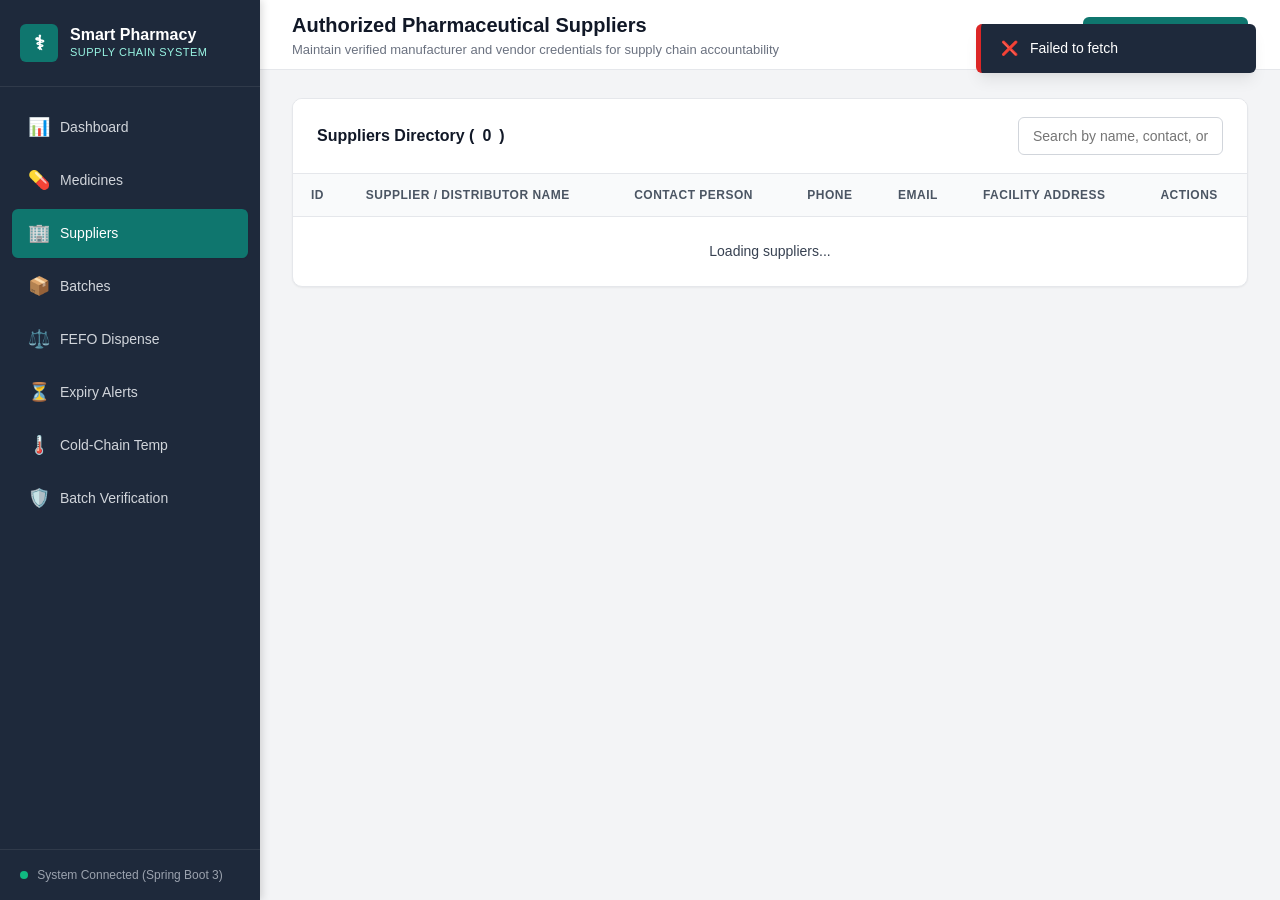
<file: frontend/suppliers.html>
<!DOCTYPE html>
<html lang="en">
<head>
  <meta charset="UTF-8">
  <meta name="viewport" content="width=device-width, initial-scale=1.0">
  <title>Suppliers — Smart Pharmacy Supply Chain System</title>
  <link rel="stylesheet" href="css/styles.css">
</head>
<body>
  <div class="app-container">
    <!-- Sidebar -->
    <aside class="sidebar">
      <div class="brand-section">
        <div class="brand-icon">⚕</div>
        <div>
          <div class="brand-title">Smart Pharmacy</div>
          <div class="brand-subtitle">Supply Chain System</div>
        </div>
      </div>
      <ul class="nav-menu">
        <li class="nav-item">
          <a href="index.html"><span class="nav-icon">📊</span> <span>Dashboard</span></a>
        </li>
        <li class="nav-item">
          <a href="medicines.html"><span class="nav-icon">💊</span> <span>Medicines</span></a>
        </li>
        <li class="nav-item active">
          <a href="suppliers.html"><span class="nav-icon">🏢</span> <span>Suppliers</span></a>
        </li>
        <li class="nav-item">
          <a href="batches.html"><span class="nav-icon">📦</span> <span>Batches</span></a>
        </li>
        <li class="nav-item">
          <a href="dispense.html"><span class="nav-icon">⚖️</span> <span>FEFO Dispense</span></a>
        </li>
        <li class="nav-item">
          <a href="expiry.html"><span class="nav-icon">⏳</span> <span>Expiry Alerts</span></a>
        </li>
        <li class="nav-item">
          <a href="temperature.html"><span class="nav-icon">🌡️</span> <span>Cold-Chain Temp</span></a>
        </li>
        <li class="nav-item">
          <a href="verification.html"><span class="nav-icon">🛡️</span> <span>Batch Verification</span></a>
        </li>
      </ul>
      <div class="sidebar-footer">
        <span class="status-dot"></span> System Connected (Spring Boot 3)
      </div>
    </aside>

    <!-- Main Content -->
    <div class="main-wrapper">
      <header class="top-header">
        <div class="page-headline">
          <h1>Authorized Pharmaceutical Suppliers</h1>
          <p>Maintain verified manufacturer and vendor credentials for supply chain accountability</p>
        </div>
        <div class="header-actions">
          <button class="btn btn-primary" onclick="openAddSupplierModal()">+ Add New Supplier</button>
        </div>
      </header>

      <main class="content-body">
        <div class="panel">
          <div class="panel-header">
            <h2 class="panel-title">Suppliers Directory (<span id="supplier-count">0</span>)</h2>
            <div class="filter-bar" style="margin-bottom:0;">
              <input type="text" id="supplier-search" class="form-control search-input" placeholder="Search by name, contact, or email..." onkeyup="filterSuppliers()">
            </div>
          </div>
          <div class="panel-body no-padding">
            <div class="table-responsive">
              <table class="data-table">
                <thead>
                  <tr>
                    <th>ID</th>
                    <th>Supplier / Distributor Name</th>
                    <th>Contact Person</th>
                    <th>Phone</th>
                    <th>Email</th>
                    <th>Facility Address</th>
                    <th>Actions</th>
                  </tr>
                </thead>
                <tbody id="suppliers-tbody">
                  <tr><td colspan="7" style="text-align:center; padding: 24px;">Loading suppliers...</td></tr>
                </tbody>
              </table>
            </div>
          </div>
        </div>
      </main>
    </div>
  </div>

  <!-- Add / Edit Supplier Modal -->
  <div class="modal-overlay" id="supplier-modal">
    <div class="modal-box">
      <div class="modal-header">
        <h3 class="modal-title" id="supplier-modal-title">Register Supplier</h3>
        <button class="modal-close" onclick="closeModal('supplier-modal')">&times;</button>
      </div>
      <form id="supplier-form" onsubmit="handleSaveSupplier(event)">
        <div class="modal-body">
          <input type="hidden" id="sup-id">

          <div class="form-group">
            <label class="form-label">Supplier Company Name <span class="required">*</span></label>
            <input type="text" id="sup-name" class="form-control" placeholder="e.g. Apex Pharma Distributors" required>
          </div>

          <div class="form-group">
            <label class="form-label">Key Contact Person <span class="required">*</span></label>
            <input type="text" id="sup-contact" class="form-control" placeholder="e.g. Rajesh Sharma" required>
          </div>

          <div class="form-row">
            <div class="form-group">
              <label class="form-label">Phone Number <span class="required">*</span></label>
              <input type="tel" id="sup-phone" class="form-control" placeholder="e.g. +91 9876543210" required>
            </div>
            <div class="form-group">
              <label class="form-label">Official Email <span class="required">*</span></label>
              <input type="email" id="sup-email" class="form-control" placeholder="e.g. contact@apexpharma.in" required>
            </div>
          </div>

          <div class="form-group">
            <label class="form-label">Physical / Warehouse Address <span class="required">*</span></label>
            <textarea id="sup-address" class="form-control" rows="3" placeholder="e.g. Plot 12, Industrial Area, Hyderabad" required></textarea>
          </div>
        </div>
        <div class="modal-footer">
          <button type="button" class="btn btn-secondary" onclick="closeModal('supplier-modal')">Cancel</button>
          <button type="submit" class="btn btn-primary" id="save-sup-btn">Save Supplier</button>
        </div>
      </form>
    </div>
  </div>

  <script src="js/api.js"></script>
  <script>
    let allSuppliers = [];

    async function loadSuppliers() {
      try {
        const res = await API.getSuppliers();
        allSuppliers = res.data;
        renderSuppliers(allSuppliers);
      } catch (err) {
        console.error(err);
      }
    }

    function renderSuppliers(suppliers) {
      document.getElementById('supplier-count').innerText = suppliers.length;
      const tbody = document.getElementById('suppliers-tbody');
      if (suppliers.length === 0) {
        tbody.innerHTML = '<tr><td colspan="7" style="text-align:center; padding:24px;">No suppliers found. Click "+ Add New Supplier" to create.</td></tr>';
        return;
      }

      tbody.innerHTML = suppliers.map(s => `
        <tr>
          <td><strong>#${s.id}</strong></td>
          <td><strong>${s.supplierName}</strong></td>
          <td>${s.contactPerson}</td>
          <td>${s.phone}</td>
          <td><a href="mailto:${s.email}" style="color:var(--primary); text-decoration:none;">${s.email}</a></td>
          <td style="max-width:240px;">${s.address}</td>
          <td>
            <div style="display:flex; gap:6px;">
              <button class="btn btn-secondary btn-sm" onclick="editSupplier(${s.id})">✏️ Edit</button>
              <button class="btn btn-danger btn-sm" onclick="deleteSupplier(${s.id}, '${s.supplierName}')">🗑️ Delete</button>
            </div>
          </td>
        </tr>
      `).join('');
    }

    function filterSuppliers() {
      const q = document.getElementById('supplier-search').value.toLowerCase();
      const filtered = allSuppliers.filter(s =>
        s.supplierName.toLowerCase().includes(q) ||
        s.contactPerson.toLowerCase().includes(q) ||
        s.email.toLowerCase().includes(q)
      );
      renderSuppliers(filtered);
    }

    function openAddSupplierModal() {
      document.getElementById('supplier-modal-title').innerText = 'Register New Supplier';
      document.getElementById('supplier-form').reset();
      document.getElementById('sup-id').value = '';
      openModal('supplier-modal');
    }

    async function editSupplier(id) {
      try {
        const res = await API.getSupplier(id);
        const s = res.data;
        document.getElementById('supplier-modal-title').innerText = 'Edit Supplier #' + s.id;
        document.getElementById('sup-id').value = s.id;
        document.getElementById('sup-name').value = s.supplierName;
        document.getElementById('sup-contact').value = s.contactPerson;
        document.getElementById('sup-phone').value = s.phone;
        document.getElementById('sup-email').value = s.email;
        document.getElementById('sup-address').value = s.address;
        openModal('supplier-modal');
      } catch (err) {
        console.error(err);
      }
    }

    async function handleSaveSupplier(e) {
      e.preventDefault();
      const id = document.getElementById('sup-id').value;
      const data = {
        supplierName: document.getElementById('sup-name').value.trim(),
        contactPerson: document.getElementById('sup-contact').value.trim(),
        phone: document.getElementById('sup-phone').value.trim(),
        email: document.getElementById('sup-email').value.trim(),
        address: document.getElementById('sup-address').value.trim()
      };

      try {
        if (id) {
          await API.updateSupplier(id, data);
          showToast(`Supplier '${data.supplierName}' updated successfully!`, 'success');
        } else {
          await API.createSupplier(data);
          showToast(`Supplier '${data.supplierName}' registered successfully!`, 'success');
        }
        closeModal('supplier-modal');
        loadSuppliers();
      } catch (err) {
        // Handled by API client
      }
    }

    async function deleteSupplier(id, name) {
      if (!confirm(`Are you sure you want to delete supplier '${name}'? This will fail if active batches are linked.`)) {
        return;
      }
      try {
        await API.deleteSupplier(id);
        showToast(`Supplier '${name}' deleted successfully!`, 'success');
        loadSuppliers();
      } catch (err) {
        // Handled by API client
      }
    }

    document.addEventListener('DOMContentLoaded', loadSuppliers);
  </script>
</body>
</html>
</file>
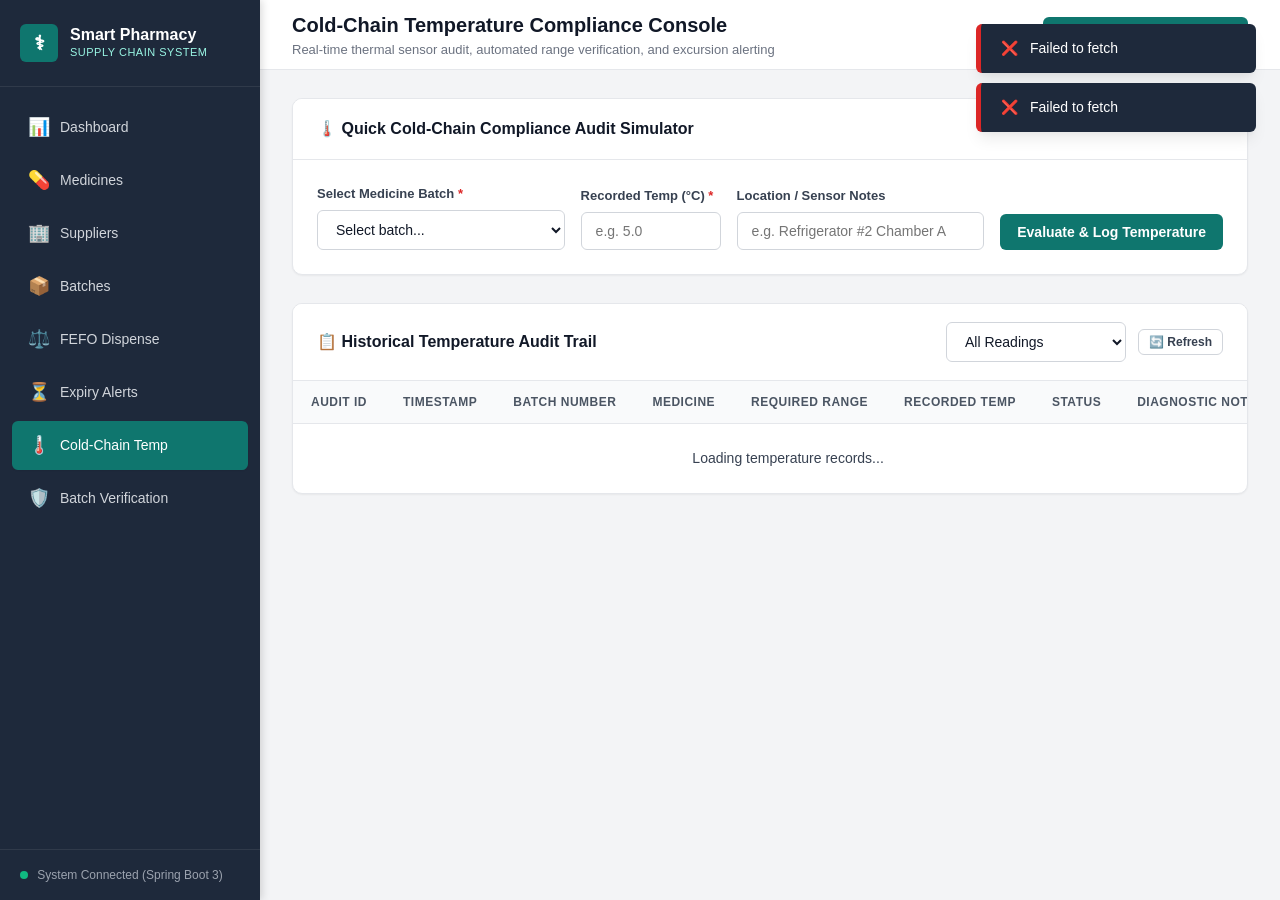
<file: frontend/temperature.html>
<!DOCTYPE html>
<html lang="en">
<head>
  <meta charset="UTF-8">
  <meta name="viewport" content="width=device-width, initial-scale=1.0">
  <title>Temperature Monitoring — Smart Pharmacy Supply Chain System</title>
  <link rel="stylesheet" href="css/styles.css">
</head>
<body>
  <div class="app-container">
    <!-- Sidebar -->
    <aside class="sidebar">
      <div class="brand-section">
        <div class="brand-icon">⚕</div>
        <div>
          <div class="brand-title">Smart Pharmacy</div>
          <div class="brand-subtitle">Supply Chain System</div>
        </div>
      </div>
      <ul class="nav-menu">
        <li class="nav-item">
          <a href="index.html"><span class="nav-icon">📊</span> <span>Dashboard</span></a>
        </li>
        <li class="nav-item">
          <a href="medicines.html"><span class="nav-icon">💊</span> <span>Medicines</span></a>
        </li>
        <li class="nav-item">
          <a href="suppliers.html"><span class="nav-icon">🏢</span> <span>Suppliers</span></a>
        </li>
        <li class="nav-item">
          <a href="batches.html"><span class="nav-icon">📦</span> <span>Batches</span></a>
        </li>
        <li class="nav-item">
          <a href="dispense.html"><span class="nav-icon">⚖️</span> <span>FEFO Dispense</span></a>
        </li>
        <li class="nav-item">
          <a href="expiry.html"><span class="nav-icon">⏳</span> <span>Expiry Alerts</span></a>
        </li>
        <li class="nav-item active">
          <a href="temperature.html"><span class="nav-icon">🌡️</span> <span>Cold-Chain Temp</span></a>
        </li>
        <li class="nav-item">
          <a href="verification.html"><span class="nav-icon">🛡️</span> <span>Batch Verification</span></a>
        </li>
      </ul>
      <div class="sidebar-footer">
        <span class="status-dot"></span> System Connected (Spring Boot 3)
      </div>
    </aside>

    <!-- Main Content -->
    <div class="main-wrapper">
      <header class="top-header">
        <div class="page-headline">
          <h1>Cold-Chain Temperature Compliance Console</h1>
          <p>Real-time thermal sensor audit, automated range verification, and excursion alerting</p>
        </div>
        <div class="header-actions">
          <button class="btn btn-primary" onclick="openRecordModal()">+ Record Sensor Reading</button>
        </div>
      </header>

      <main class="content-body">
        <!-- Quick Temperature Check Simulator Card -->
        <div class="panel">
          <div class="panel-header">
            <h2 class="panel-title">🌡️ Quick Cold-Chain Compliance Audit Simulator</h2>
          </div>
          <div class="panel-body">
            <form id="quick-temp-form" onsubmit="handleRecordTemp(event)" style="display:flex; gap:16px; align-items:flex-end; flex-wrap:wrap;">
              <div style="flex:2; min-width:240px;">
                <label class="form-label">Select Medicine Batch <span class="required">*</span></label>
                <select id="quick-batch" class="form-control" onchange="onBatchSelected()" required>
                  <option value="">Select batch...</option>
                </select>
              </div>

              <div style="flex:1; min-width:140px;">
                <label class="form-label">Recorded Temp (°C) <span class="required">*</span></label>
                <input type="number" step="0.1" id="quick-temp" class="form-control" placeholder="e.g. 5.0" required>
              </div>

              <div style="flex:2; min-width:200px;">
                <label class="form-label">Location / Sensor Notes</label>
                <input type="text" id="quick-notes" class="form-control" placeholder="e.g. Refrigerator #2 Chamber A">
              </div>

              <div>
                <button type="submit" class="btn btn-primary" id="record-btn">
                  Evaluate & Log Temperature
                </button>
              </div>
            </form>

            <div id="batch-temp-spec" style="margin-top:14px; font-size:13px; color:var(--gray-600); display:none;">
              <!-- Target temperature specification displayed here dynamically -->
            </div>
          </div>
        </div>

        <!-- Temperature Logs Table -->
        <div class="panel">
          <div class="panel-header">
            <h2 class="panel-title">📋 Historical Temperature Audit Trail</h2>
            <div class="header-actions">
              <select id="compliance-filter" class="form-control" style="width:180px;" onchange="filterLogs()">
                <option value="ALL">All Readings</option>
                <option value="OUT_OF_RANGE">Out of Range (Alerts)</option>
                <option value="COMPLIANT">Compliant Only</option>
              </select>
              <button class="btn btn-secondary btn-sm" onclick="loadLogs()">🔄 Refresh</button>
            </div>
          </div>
          <div class="panel-body no-padding">
            <div class="table-responsive">
              <table class="data-table">
                <thead>
                  <tr>
                    <th>Audit ID</th>
                    <th>Timestamp</th>
                    <th>Batch Number</th>
                    <th>Medicine</th>
                    <th>Required Range</th>
                    <th>Recorded Temp</th>
                    <th>Status</th>
                    <th>Diagnostic Notes</th>
                  </tr>
                </thead>
                <tbody id="temp-tbody">
                  <tr><td colspan="8" style="text-align:center; padding: 24px;">Loading temperature records...</td></tr>
                </tbody>
              </table>
            </div>
          </div>
        </div>
      </main>
    </div>
  </div>

  <!-- Record Modal for detailed logging -->
  <div class="modal-overlay" id="temp-modal">
    <div class="modal-box">
      <div class="modal-header">
        <h3 class="modal-title">Record Cold-Chain Reading</h3>
        <button class="modal-close" onclick="closeModal('temp-modal')">&times;</button>
      </div>
      <form onsubmit="handleModalRecord(event)">
        <div class="modal-body">
          <div class="form-group">
            <label class="form-label">Batch <span class="required">*</span></label>
            <select id="modal-batch" class="form-control" required>
              <option value="">Select Batch...</option>
            </select>
          </div>
          <div class="form-group">
            <label class="form-label">Recorded Temperature (°C) <span class="required">*</span></label>
            <input type="number" step="0.1" id="modal-temp" class="form-control" placeholder="e.g. 5.0" required>
          </div>
          <div class="form-group">
            <label class="form-label">Notes</label>
            <input type="text" id="modal-notes" class="form-control" placeholder="e.g. Refrigerator check">
          </div>
        </div>
        <div class="modal-footer">
          <button type="button" class="btn btn-secondary" onclick="closeModal('temp-modal')">Cancel</button>
          <button type="submit" class="btn btn-primary">Save & Validate</button>
        </div>
      </form>
    </div>
  </div>

  <script src="js/api.js"></script>
  <script>
    let batches = [];
    let allLogs = [];

    async function initialize() {
      await Promise.all([loadBatches(), loadLogs()]);
    }

    async function loadBatches() {
      try {
        const res = await API.getBatches();
        batches = res.data;

        const quickSelect = document.getElementById('quick-batch');
        const modalSelect = document.getElementById('modal-batch');

        const options = '<option value="">Select Batch...</option>' +
          batches.map(b => {
            const medName = b.medicine ? b.medicine.name : 'Unknown';
            const range = b.medicine ? `[${b.medicine.minTemperature}°C to ${b.medicine.maxTemperature}°C]` : '';
            return `<option value="${b.id}">${b.batchNumber} - ${medName} ${range}</option>`;
          }).join('');

        quickSelect.innerHTML = options;
        modalSelect.innerHTML = options;
      } catch (err) {
        console.error(err);
      }
    }

    function onBatchSelected() {
      const batchId = parseInt(document.getElementById('quick-batch').value);
      const specDiv = document.getElementById('batch-temp-spec');

      if (!batchId) {
        specDiv.style.display = 'none';
        return;
      }

      const b = batches.find(x => x.id === batchId);
      if (b && b.medicine) {
        specDiv.style.display = 'block';
        specDiv.innerHTML = `
          <strong>Medicine:</strong> ${b.medicine.name} | 
          <strong>Allowed Range:</strong> <span style="color:var(--primary); font-weight:700;">${b.medicine.minTemperature}°C to ${b.medicine.maxTemperature}°C</span> | 
          <strong>Storage Requirement:</strong> ${b.storageRequirement}
        `;
      }
    }

    async function loadLogs() {
      try {
        const res = await API.getTemperatureLogs();
        allLogs = res.data;
        filterLogs();
      } catch (err) {
        console.error(err);
      }
    }

    function filterLogs() {
      const filter = document.getElementById('compliance-filter').value;
      const filtered = (filter === 'ALL')
        ? allLogs
        : allLogs.filter(l => l.complianceStatus === filter);

      const tbody = document.getElementById('temp-tbody');
      if (filtered.length === 0) {
        tbody.innerHTML = '<tr><td colspan="8" style="text-align:center; padding:24px; color:var(--gray-500);">No temperature logs found.</td></tr>';
        return;
      }

      tbody.innerHTML = filtered.map(l => {
        const isOutOfRange = l.complianceStatus === 'OUT_OF_RANGE';
        const batch = l.batch;
        const med = batch ? batch.medicine : null;

        return `
          <tr style="${isOutOfRange ? 'background-color:#fef2f2;' : ''}">
            <td><strong>#LOG-${l.id}</strong></td>
            <td>${formatDateTime(l.recordedAt)}</td>
            <td><strong>${batch ? batch.batchNumber : '-'}</strong></td>
            <td>${med ? med.name : '-'}</td>
            <td>${med ? `${med.minTemperature.toFixed(1)}°C to ${med.maxTemperature.toFixed(1)}°C` : '-'}</td>
            <td>
              <strong style="font-size:15px; color:${isOutOfRange ? 'var(--danger)' : 'var(--success)'};">
                ${l.recordedTemperature.toFixed(1)}°C
              </strong>
            </td>
            <td>${getComplianceBadge(l.complianceStatus)}</td>
            <td><span style="font-size:12px;">${l.notes || '-'}</span></td>
          </tr>
        `;
      }).join('');
    }

    async function handleRecordTemp(e) {
      e.preventDefault();
      const batchId = parseInt(document.getElementById('quick-batch').value);
      const temp = parseFloat(document.getElementById('quick-temp').value);
      const notes = document.getElementById('quick-notes').value.trim();

      const btn = document.getElementById('record-btn');
      btn.disabled = true;

      try {
        const res = await API.recordTemperature({
          batchId: batchId,
          recordedTemperature: temp,
          notes: notes
        });

        const log = res.data;
        if (log.complianceStatus === 'COMPLIANT') {
          showToast(`Temperature ${temp}°C is COMPLIANT within range!`, 'success');
        } else {
          showToast(`ALERT: Temperature ${temp}°C is OUT OF RANGE!`, 'error');
        }

        document.getElementById('quick-temp-form').reset();
        document.getElementById('batch-temp-spec').style.display = 'none';
        loadLogs();
      } catch (err) {
        // Handled by API client
      } finally {
        btn.disabled = false;
      }
    }

    function openRecordModal() {
      document.getElementById('modal-batch').value = '';
      document.getElementById('modal-temp').value = '';
      document.getElementById('modal-notes').value = '';
      openModal('temp-modal');
    }

    async function handleModalRecord(e) {
      e.preventDefault();
      const batchId = parseInt(document.getElementById('modal-batch').value);
      const temp = parseFloat(document.getElementById('modal-temp').value);
      const notes = document.getElementById('modal-notes').value.trim();

      try {
        const res = await API.recordTemperature({
          batchId: batchId,
          recordedTemperature: temp,
          notes: notes
        });

        const log = res.data;
        if (log.complianceStatus === 'COMPLIANT') {
          showToast(`Recorded ${temp}°C: COMPLIANT`, 'success');
        } else {
          showToast(`ALERT: Recorded ${temp}°C: OUT OF RANGE`, 'error');
        }

        closeModal('temp-modal');
        loadLogs();
      } catch (err) {
        // Handled by API client
      }
    }

    document.addEventListener('DOMContentLoaded', initialize);
  </script>
</body>
</html>
</file>
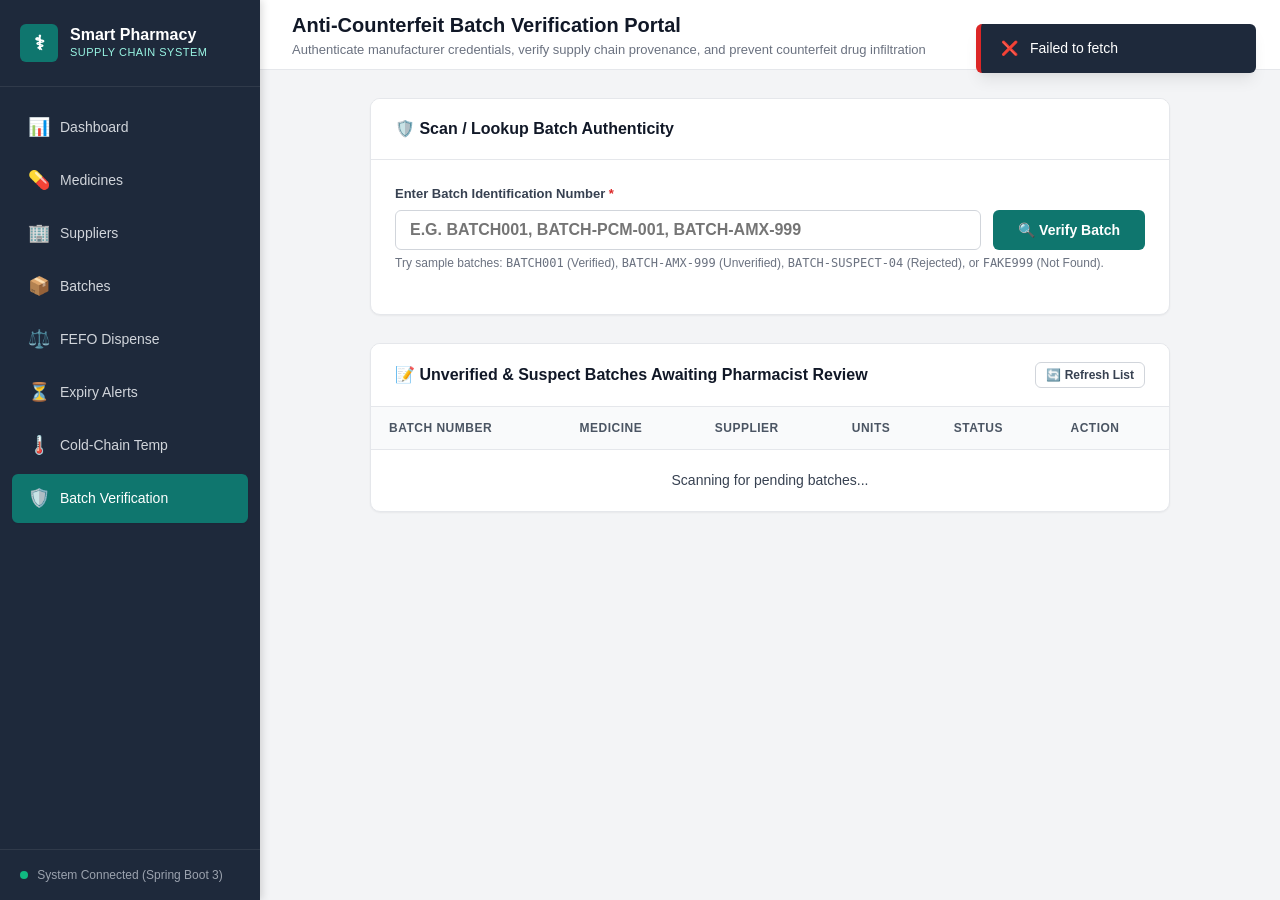
<file: frontend/verification.html>
<!DOCTYPE html>
<html lang="en">
<head>
  <meta charset="UTF-8">
  <meta name="viewport" content="width=device-width, initial-scale=1.0">
  <title>Batch Verification — Smart Pharmacy Supply Chain System</title>
  <link rel="stylesheet" href="css/styles.css">
</head>
<body>
  <div class="app-container">
    <!-- Sidebar -->
    <aside class="sidebar">
      <div class="brand-section">
        <div class="brand-icon">⚕</div>
        <div>
          <div class="brand-title">Smart Pharmacy</div>
          <div class="brand-subtitle">Supply Chain System</div>
        </div>
      </div>
      <ul class="nav-menu">
        <li class="nav-item">
          <a href="index.html"><span class="nav-icon">📊</span> <span>Dashboard</span></a>
        </li>
        <li class="nav-item">
          <a href="medicines.html"><span class="nav-icon">💊</span> <span>Medicines</span></a>
        </li>
        <li class="nav-item">
          <a href="suppliers.html"><span class="nav-icon">🏢</span> <span>Suppliers</span></a>
        </li>
        <li class="nav-item">
          <a href="batches.html"><span class="nav-icon">📦</span> <span>Batches</span></a>
        </li>
        <li class="nav-item">
          <a href="dispense.html"><span class="nav-icon">⚖️</span> <span>FEFO Dispense</span></a>
        </li>
        <li class="nav-item">
          <a href="expiry.html"><span class="nav-icon">⏳</span> <span>Expiry Alerts</span></a>
        </li>
        <li class="nav-item">
          <a href="temperature.html"><span class="nav-icon">🌡️</span> <span>Cold-Chain Temp</span></a>
        </li>
        <li class="nav-item active">
          <a href="verification.html"><span class="nav-icon">🛡️</span> <span>Batch Verification</span></a>
        </li>
      </ul>
      <div class="sidebar-footer">
        <span class="status-dot"></span> System Connected (Spring Boot 3)
      </div>
    </aside>

    <!-- Main Content -->
    <div class="main-wrapper">
      <header class="top-header">
        <div class="page-headline">
          <h1>Anti-Counterfeit Batch Verification Portal</h1>
          <p>Authenticate manufacturer credentials, verify supply chain provenance, and prevent counterfeit drug infiltration</p>
        </div>
      </header>

      <main class="content-body">
        <div style="max-width: 800px; margin: 0 auto;">
          <!-- Verification Lookup Box -->
          <div class="panel">
            <div class="panel-header">
              <h2 class="panel-title">🛡️ Scan / Lookup Batch Authenticity</h2>
            </div>
            <div class="panel-body">
              <form id="verify-form" onsubmit="handleVerificationLookup(event)">
                <div class="form-group">
                  <label class="form-label">Enter Batch Identification Number <span class="required">*</span></label>
                  <div style="display:flex; gap:12px;">
                    <input type="text" id="verify-batch-number" class="form-control" placeholder="e.g. BATCH001, BATCH-PCM-001, BATCH-AMX-999" required style="font-size:16px; font-weight:600; text-transform:uppercase;">
                    <button type="submit" class="btn btn-primary" id="verify-search-btn" style="padding:10px 24px;">
                      🔍 Verify Batch
                    </button>
                  </div>
                  <div class="form-help">
                    Try sample batches: <code>BATCH001</code> (Verified), <code>BATCH-AMX-999</code> (Unverified), <code>BATCH-SUSPECT-04</code> (Rejected), or <code>FAKE999</code> (Not Found).
                  </div>
                </div>
              </form>

              <!-- Dynamic Verification Result Card -->
              <div id="verification-result-area" style="display:none; margin-top:24px;">
                <!-- Filled dynamically by JavaScript -->
              </div>
            </div>
          </div>

          <!-- Quick Inspection Ledger Panel -->
          <div class="panel" style="margin-top:24px;">
            <div class="panel-header">
              <h2 class="panel-title">📝 Unverified & Suspect Batches Awaiting Pharmacist Review</h2>
              <button class="btn btn-secondary btn-sm" onclick="loadPendingBatches()">🔄 Refresh List</button>
            </div>
            <div class="panel-body no-padding">
              <div class="table-responsive">
                <table class="data-table">
                  <thead>
                    <tr>
                      <th>Batch Number</th>
                      <th>Medicine</th>
                      <th>Supplier</th>
                      <th>Units</th>
                      <th>Status</th>
                      <th>Action</th>
                    </tr>
                  </thead>
                  <tbody id="pending-tbody">
                    <tr><td colspan="6" style="text-align:center; padding:20px;">Scanning for pending batches...</td></tr>
                  </tbody>
                </table>
              </div>
            </div>
          </div>
        </div>
      </main>
    </div>
  </div>

  <script src="js/api.js"></script>
  <script>
    let currentResultData = null;

    async function handleVerificationLookup(e) {
      if (e) e.preventDefault();
      const batchNum = document.getElementById('verify-batch-number').value.trim().toUpperCase();
      if (!batchNum) return;

      const btn = document.getElementById('verify-search-btn');
      btn.disabled = true;
      btn.innerText = 'Searching...';

      try {
        const res = await API.verifyBatch({ batchNumber: batchNum });
        currentResultData = res.data;
        renderResult(currentResultData);
      } catch (err) {
        // Handled by API client
      } finally {
        btn.disabled = false;
        btn.innerText = '🔍 Verify Batch';
      }
    }

    function renderResult(data) {
      const area = document.getElementById('verification-result-area');
      area.style.display = 'block';

      if (!data.exists) {
        area.innerHTML = `
          <div class="verification-result-box not-found">
            <div style="display:flex; align-items:center; gap:12px; margin-bottom:12px;">
              <div style="font-size:32px;">❓</div>
              <div>
                <h3 style="color:var(--gray-900); font-size:18px; margin-bottom:2px;">BATCH NOT FOUND</h3>
                <div style="color:var(--gray-600); font-size:13px;">Unknown or unrecorded pharmaceutical batch.</div>
              </div>
            </div>
            <p style="color:var(--gray-700); font-size:14px; margin-bottom:14px;">
              Batch <strong>"${data.batchNumber}"</strong> was not found in the verified hospital repository. 
              This product may be counterfeit, unapproved, or mislabeled. Dispensing is strictly forbidden.
            </p>
          </div>
        `;
        return;
      }

      let boxClass = 'unverified';
      let icon = '⚠️';
      let statusTitle = 'UNVERIFIED BATCH';
      let titleColor = 'var(--warning)';

      if (data.status === 'VERIFIED') {
        boxClass = 'verified';
        icon = '✅';
        statusTitle = 'VERIFIED AUTHENTIC BATCH';
        titleColor = 'var(--success)';
      } else if (data.status === 'REJECTED') {
        boxClass = 'rejected';
        icon = '⛔';
        statusTitle = 'REJECTED / SUSPECT BATCH';
        titleColor = 'var(--danger)';
      }

      area.innerHTML = `
        <div class="verification-result-box ${boxClass}">
          <div style="display:flex; justify-content:space-between; align-items:center; margin-bottom:16px; border-bottom:1px solid rgba(0,0,0,0.08); padding-bottom:12px;">
            <div style="display:flex; align-items:center; gap:12px;">
              <span style="font-size:32px;">${icon}</span>
              <div>
                <h3 style="color:${titleColor}; font-size:18px; font-weight:800;">${statusTitle}</h3>
                <div style="font-size:12px; color:var(--gray-600);">Batch Number: <strong>${data.batchNumber}</strong></div>
              </div>
            </div>
            <div>
              ${getVerificationBadge(data.status)}
            </div>
          </div>

          <div style="display:grid; grid-template-columns:1fr 1fr; gap:12px; margin-bottom:18px; font-size:14px;">
            <div><strong>Medicine Brand:</strong> ${data.medicineName}</div>
            <div><strong>Manufacturer:</strong> ${data.manufacturer}</div>
            <div><strong>Certified Supplier:</strong> ${data.supplierName}</div>
            <div><strong>Expiry Date:</strong> ${formatDate(data.expiryDate)}</div>
            <div><strong>Physical Inventory:</strong> ${data.currentQuantity} units available</div>
          </div>

          <div style="background:rgba(255,255,255,0.7); border-radius:6px; padding:12px; font-size:13px; margin-bottom:18px;">
            <strong>System Notice:</strong> ${data.message}
          </div>

          <div style="display:flex; gap:12px; justify-content:flex-end;">
            <button class="btn btn-success" onclick="applyVerificationAction('${data.batchNumber}', 'VERIFY')">
              ✅ Mark as VERIFIED
            </button>
            <button class="btn btn-danger" onclick="applyVerificationAction('${data.batchNumber}', 'REJECT')">
              🛑 Mark as REJECTED
            </button>
          </div>
        </div>
      `;
    }

    async function applyVerificationAction(batchNum, action) {
      try {
        const res = await API.verifyBatch({
          batchNumber: batchNum,
          action: action,
          notes: `Updated by pharmacy staff to ${action}`
        });

        showToast(`Batch '${batchNum}' status updated to ${action}!`, 'success');
        currentResultData = res.data;
        renderResult(currentResultData);
        loadPendingBatches();
      } catch (err) {
        // Handled by API client
      }
    }

    async function loadPendingBatches() {
      try {
        const res = await API.getBatches();
        const batches = res.data;
        const pending = batches.filter(b => b.verificationStatus === 'UNVERIFIED' || b.verificationStatus === 'REJECTED');
        const tbody = document.getElementById('pending-tbody');

        if (pending.length === 0) {
          tbody.innerHTML = '<tr><td colspan="6" style="text-align:center; padding:20px; color:var(--success);">All registered batches are currently verified!</td></tr>';
          return;
        }

        tbody.innerHTML = pending.map(b => `
          <tr>
            <td><strong>${b.batchNumber}</strong></td>
            <td>${b.medicine ? b.medicine.name : '-'}</td>
            <td>${b.supplier ? b.supplier.supplierName : '-'}</td>
            <td><strong>${b.quantity}</strong></td>
            <td>${getVerificationBadge(b.verificationStatus)}</td>
            <td>
              <button class="btn btn-secondary btn-sm" onclick="lookupSpecificBatch('${b.batchNumber}')">
                Inspect / Action →
              </button>
            </td>
          </tr>
        `).join('');
      } catch (err) {
        console.error(err);
      }
    }

    function lookupSpecificBatch(batchNum) {
      document.getElementById('verify-batch-number').value = batchNum;
      handleVerificationLookup();
      window.scrollTo({ top: 0, behavior: 'smooth' });
    }

    document.addEventListener('DOMContentLoaded', () => {
      loadPendingBatches();
    });
  </script>
</body>
</html>
</file>
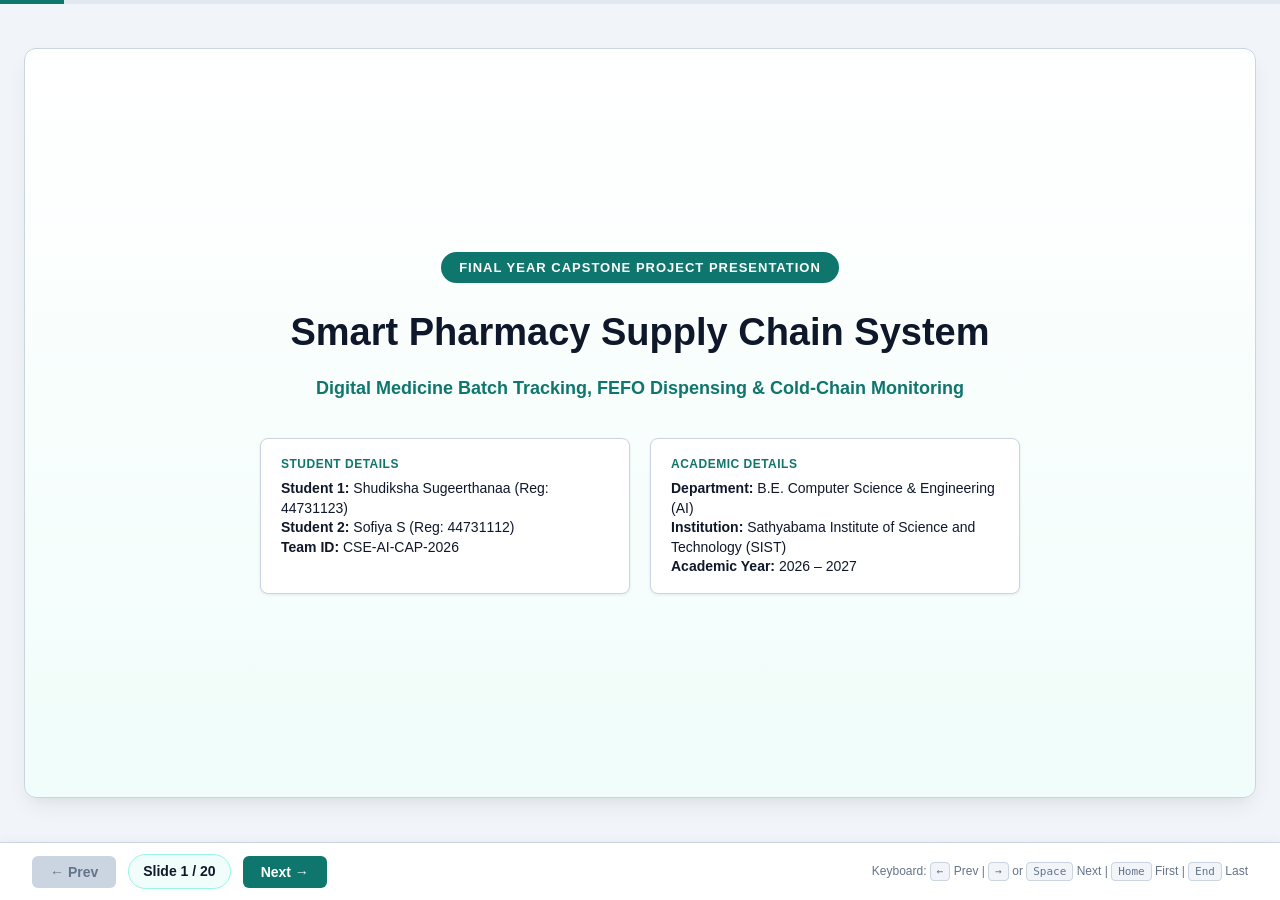
<file: presentation/presentation.html>
<!DOCTYPE html>
<html lang="en">
<head>
  <meta charset="UTF-8">
  <meta name="viewport" content="width=device-width, initial-scale=1.0">
  <title>Smart Pharmacy Supply Chain System — Academic Presentation</title>
  <link rel="stylesheet" href="style.css">
</head>
<body>

  <!-- Top Progress Bar -->
  <div class="progress-container">
    <div class="progress-bar" id="progressBar"></div>
  </div>

  <!-- Main Presentation Container -->
  <main class="presentation-container">

    <!-- ===================================================================
         SLIDE 1: TITLE SLIDE
         =================================================================== -->
    <section class="slide title-slide active" id="slide-1">
      <span class="title-badge-top">Final Year Capstone Project Presentation</span>
      <h1 class="main-title">Smart Pharmacy Supply Chain System</h1>
      <p class="main-subtitle">Digital Medicine Batch Tracking, FEFO Dispensing & Cold-Chain Monitoring</p>
      
      <div class="title-meta-grid">
        <div class="title-meta-card">
          <h4>Student Details</h4>
          <p><strong>Student 1:</strong> Shudiksha Sugeerthanaa (Reg: 44731123)</p>
          <p><strong>Student 2:</strong> Sofiya S (Reg: 44731112)</p>
          <p><strong>Team ID:</strong> CSE-AI-CAP-2026</p>
        </div>
        <div class="title-meta-card">
          <h4>Academic Details</h4>
          <p><strong>Department:</strong> B.E. Computer Science & Engineering (AI)</p>
          <p><strong>Institution:</strong> Sathyabama Institute of Science and Technology (SIST)</p>
          <p><strong>Academic Year:</strong> 2026 – 2027</p>
        </div>
      </div>
    </section>

    <!-- ===================================================================
         SLIDE 2: INTRODUCTION & INDUSTRY DOMAIN
         =================================================================== -->
    <section class="slide" id="slide-2">
      <div class="slide-header">
        <div>
          <div class="slide-category">Introduction & Domain</div>
          <h2 class="slide-title">What is a Pharmacy Supply Chain?</h2>
        </div>
        <span class="slide-badge">Slide 2 / 20</span>
      </div>
      <div class="slide-content">
        <div class="highlight-box">
          A pharmacy supply chain is the step-by-step process of how medicines travel safely from pharmaceutical manufacturers to hospital pharmacies and patients.
        </div>
        <div class="grid-3" style="margin-top: 10px;">
          <div class="card">
            <div class="card-title"><span class="icon">🏭</span> 1. Manufacturer</div>
            <div class="card-body">
              Produces pharmaceutical drugs in discrete batches with fixed manufacturing and expiry dates.
            </div>
          </div>
          <div class="card">
            <div class="card-title"><span class="icon">🚚</span> 2. Distributor / Supplier</div>
            <div class="card-body">
              Transports medicine boxes to hospitals while maintaining safe temperature standards.
            </div>
          </div>
          <div class="card">
            <div class="card-title"><span class="icon">🏥</span> 3. Hospital Pharmacy</div>
            <div class="card-body">
              Stores stock safely, checks expiry, and dispenses the right medicine batch to patients.
            </div>
          </div>
        </div>
        <div style="margin-top: 12px;">
          <h3 style="font-size: 15px; margin-bottom: 8px; color: var(--text-main);">Why is Proper Tracking Important?</h3>
          <ul class="clean-list">
            <li><strong>Patient Safety:</strong> Patients must never receive an expired, compromised, or counterfeit drug.</li>
            <li><strong>Drug Potency:</strong> Temperature-sensitive medicines like Insulin lose strength if stored in the wrong temperature.</li>
            <li><strong>Preventing Losses:</strong> Using medicines in the correct order prevents medicines from expiring on pharmacy shelves.</li>
          </ul>
        </div>
      </div>
    </section>

    <!-- ===================================================================
         SLIDE 3: PROBLEM STATEMENT & REAL-WORLD INEFFICIENCIES
         =================================================================== -->
    <section class="slide" id="slide-3">
      <div class="slide-header">
        <div>
          <div class="slide-category">Problem Statement</div>
          <h2 class="slide-title">Real-World Pharmacy Inefficiencies</h2>
        </div>
        <span class="slide-badge">Slide 3 / 20</span>
      </div>
      <div class="slide-content">
        <p>Hospital pharmacies face 5 major practical challenges that cause medical and financial losses:</p>
        <div class="grid-2" style="margin-top: 6px;">
          <div class="card">
            <div class="card-title"><span class="icon">⏳</span> 1. High Medicine Expiry Wastage</div>
            <div class="card-body">
              Medicines often sit unnoticed in storage racks and expire before staff realizes they need to be used.
            </div>
          </div>
          <div class="card">
            <div class="card-title"><span class="icon">❌</span> 2. Random Dispensing Order</div>
            <div class="card-body">
              Staff naturally pick the newest boxes in front, leaving older batches behind to expire unnoticed.
            </div>
          </div>
          <div class="card">
            <div class="card-title"><span class="icon">🌡️</span> 3. Unmonitored Cold-Chain Storage</div>
            <div class="card-body">
              Medicines like Insulin or Vaccines spoil if refrigerators get too warm, but temperature checks are rarely automated.
            </div>
          </div>
          <div class="card">
            <div class="card-title"><span class="icon">🛡️</span> 4. Counterfeit Medicine Risks</div>
            <div class="card-body">
              Unverified or fake medicine batches can enter the hospital supply chain without a quick verification tool.
            </div>
          </div>
        </div>
        <div class="card" style="margin-top: 4px;">
          <div class="card-title"><span class="icon">📝</span> 5. Manual Inventory Errors</div>
          <div class="card-body">
            Paper-based stock logs lead to human counting mistakes, stock-outs during emergencies, and missing batches.
          </div>
        </div>
      </div>
    </section>

    <!-- ===================================================================
         SLIDE 4: EXISTING SYSTEM & INHERENT BOTTLENECK
         =================================================================== -->
    <section class="slide" id="slide-4">
      <div class="slide-header">
        <div>
          <div class="slide-category">Existing System</div>
          <h2 class="slide-title">The Traditional Manual Approach</h2>
        </div>
        <span class="slide-badge">Slide 4 / 20</span>
      </div>
      <div class="slide-content">
        <div class="highlight-box">
          Most small and medium pharmacies still rely on paper registers or basic Excel spreadsheets.
        </div>
        <table class="presentation-table" style="margin-top: 10px;">
          <thead>
            <tr>
              <th style="width: 25%;">Pharmacy Task</th>
              <th style="width: 40%;">Existing Manual Method</th>
              <th style="width: 35%;">Major Bottleneck / Risk</th>
            </tr>
          </thead>
          <tbody>
            <tr>
              <td><strong>Stock Recording</strong></td>
              <td>Writing medicine entries by hand in paper books.</td>
              <td>Handwriting errors, lost pages, slow searches.</td>
            </tr>
            <tr>
              <td><strong>Expiry Tracking</strong></td>
              <td>Staff manually read tiny printed dates on boxes every month.</td>
              <td>Easy to miss boxes; expired stock given to patients.</td>
            </tr>
            <tr>
              <td><strong>Medicine Dispensing</strong></td>
              <td>Pharmacist grabs whichever bottle is nearest on shelf.</td>
              <td>Violates FEFO; older stock expires on the shelf.</td>
            </tr>
            <tr>
              <td><strong>Temperature Checks</strong></td>
              <td>Manual thermometer readings logged on a clipboard.</td>
              <td>No instant alerts when a refrigerator fails at night.</td>
            </tr>
            <tr>
              <td><strong>Batch Verification</strong></td>
              <td>Phone calls or paper invoice checks with suppliers.</td>
              <td>Slow process; counterfeit drugs cannot be caught fast.</td>
            </tr>
          </tbody>
        </table>
      </div>
    </section>

    <!-- ===================================================================
         SLIDE 5: PROPOSED SYSTEM (OUR 3-TIER SOLUTION)
         =================================================================== -->
    <section class="slide" id="slide-5">
      <div class="slide-header">
        <div>
          <div class="slide-category">Proposed Solution</div>
          <h2 class="slide-title">Our Centralized 3-Tier System</h2>
        </div>
        <span class="slide-badge">Slide 5 / 20</span>
      </div>
      <div class="slide-content">
        <p>We built a clean, centralized web application that automates pharmacy operations in 3 simple tiers:</p>
        
        <div class="step-flow" style="margin: 16px 0;">
          <div class="step-box">
            <div class="step-num">Tier 1: Frontend</div>
            <div class="step-text">HTML5 / CSS3 / Vanilla JS</div>
            <p style="font-size: 11px; color: var(--text-light); margin-top: 4px;">Clean UI screen staff uses</p>
          </div>
          <div class="step-arrow">➔</div>
          <div class="step-box">
            <div class="step-num">Tier 2: Backend</div>
            <div class="step-text">Java Spring Boot 3 REST API</div>
            <p style="font-size: 11px; color: var(--text-light); margin-top: 4px;">Executes FEFO & check logic</p>
          </div>
          <div class="step-arrow">➔</div>
          <div class="step-box">
            <div class="step-num">Tier 3: Database</div>
            <div class="step-text">MySQL 8.0 Relational DB</div>
            <p style="font-size: 11px; color: var(--text-light); margin-top: 4px;">Safely stores all pharmacy data</p>
          </div>
        </div>

        <div class="grid-2" style="margin-top: 10px;">
          <div class="card">
            <div class="card-title"><span class="icon">✨</span> What Our System Does Automatically</div>
            <ul class="clean-list">
              <li>Picks the earliest expiring batch automatically when dispensing (FEFO).</li>
              <li>Calculates expiry alerts at 90, 60, and 30 days before expiry.</li>
              <li>Locks expired and rejected batches so they cannot be dispensed.</li>
            </ul>
          </div>
          <div class="card">
            <div class="card-title"><span class="icon">🛡️</span> Key Safety Guarantees</div>
            <ul class="clean-list">
              <li>Instantly flags cold-chain temperature readings that are outside safety limits.</li>
              <li>Checks batch numbers against authentic records to stop counterfeit drugs.</li>
              <li>Keeps an itemized digital receipt for every medicine dispensed.</li>
            </ul>
          </div>
        </div>
      </div>
    </section>

    <!-- ===================================================================
         SLIDE 6: PROJECT OBJECTIVES (SMART GOALS)
         =================================================================== -->
    <section class="slide" id="slide-6">
      <div class="slide-header">
        <div>
          <div class="slide-category">Objectives</div>
          <h2 class="slide-title">SMART Project Objectives</h2>
        </div>
        <span class="slide-badge">Slide 6 / 20</span>
      </div>
      <div class="slide-content">
        <p>Our project was developed with clear, measurable goals designed for real hospital pharmacies:</p>
        <div class="grid-2" style="margin-top: 8px;">
          <div class="card">
            <div class="card-title"><span class="icon">🎯</span> 1. Digital Batch Tracking</div>
            <div class="card-body">
              Track every physical batch with unique batch number, medicine name, manufacturer, supplier, and expiry date.
            </div>
          </div>
          <div class="card">
            <div class="card-title"><span class="icon">⚖️</span> 2. Strict FEFO Dispensing</div>
            <div class="card-body">
              Enforce 100% First-Expired-First-Out dispensing logic so older authentic batches are always issued first.
            </div>
          </div>
          <div class="card">
            <div class="card-title"><span class="icon">⏳</span> 3. Multi-Tier Expiry Radar</div>
            <div class="card-body">
              Categorize inventory into Expired, 30-day (Critical), 60-day (Warning), and 90-day (Notice) alert windows.
            </div>
          </div>
          <div class="card">
            <div class="card-title"><span class="icon">🌡️</span> 4. Cold-Chain Compliance Checking</div>
            <div class="card-body">
              Validate thermal sensor readings against medicine temperature ranges (e.g. 2°C to 8°C for Insulin).
            </div>
          </div>
        </div>
        <div class="card" style="margin-top: 4px;">
          <div class="card-title"><span class="icon">🛡️</span> 5. Anti-Counterfeit Batch Verification</div>
          <div class="card-body">
            Verify whether a batch is VERIFIED, UNVERIFIED, REJECTED, or NOT FOUND with 1-click verify and reject actions.
          </div>
        </div>
      </div>
    </section>

    <!-- ===================================================================
         SLIDE 7: KEY FUNCTIONAL FEATURES IMPLEMENTED
         =================================================================== -->
    <section class="slide" id="slide-7">
      <div class="slide-header">
        <div>
          <div class="slide-category">Features</div>
          <h2 class="slide-title">8 Key Features Implemented</h2>
        </div>
        <span class="slide-badge">Slide 7 / 20</span>
      </div>
      <div class="slide-content">
        <div class="grid-4">
          <div class="card">
            <div class="card-title"><span class="icon">💊</span> 1. Medicines</div>
            <div class="card-body">Add and edit catalog drugs with brand name, dosage, and min/max temperature limits.</div>
          </div>
          <div class="card">
            <div class="card-title"><span class="icon">🏢</span> 2. Suppliers</div>
            <div class="card-body">Maintain verified manufacturer and vendor contacts, phones, and warehouse addresses.</div>
          </div>
          <div class="card">
            <div class="card-title"><span class="icon">📦</span> 3. Batches</div>
            <div class="card-body">Track discrete batches with unique IDs, quantities, and manufacturing & expiry dates.</div>
          </div>
          <div class="card">
            <div class="card-title"><span class="icon">⚖️</span> 4. FEFO Dispense</div>
            <div class="card-body">Core engine: automatically selects earliest expiring batch and updates stock balances.</div>
          </div>
          <div class="card">
            <div class="card-title"><span class="icon">⏳</span> 5. Expiry Radar</div>
            <div class="card-body">Alerts tab filtering batches into Expired, 30 days, 60 days, and 90 days remaining.</div>
          </div>
          <div class="card">
            <div class="card-title"><span class="icon">🌡️</span> 6. Temp Logger</div>
            <div class="card-body">Evaluates sensor readings: flags COMPLIANT or OUT_OF_RANGE with diagnostic alerts.</div>
          </div>
          <div class="card">
            <div class="card-title"><span class="icon">🛡️</span> 7. Verification</div>
            <div class="card-body">Scans batch numbers to detect counterfeit drugs with 1-click Verify/Reject controls.</div>
          </div>
          <div class="card">
            <div class="card-title"><span class="icon">📊</span> 8. Dashboard</div>
            <div class="card-body">5 live KPI summary counters and 3 real-time alert tables without heavy charts.</div>
          </div>
        </div>
      </div>
    </section>

    <!-- ===================================================================
         SLIDE 8: TECHNOLOGY STACK
         =================================================================== -->
    <section class="slide" id="slide-8">
      <div class="slide-header">
        <div>
          <div class="slide-category">Tech Stack</div>
          <h2 class="slide-title">Technology Stack Breakdown</h2>
        </div>
        <span class="slide-badge">Slide 8 / 20</span>
      </div>
      <div class="slide-content">
        <div class="grid-2">
          <div class="card">
            <div class="card-title"><span class="icon">💻</span> Frontend (Client Tier)</div>
            <ul class="clean-list" style="margin-top: 8px;">
              <li><strong>HTML5:</strong> Semantic layout structure (`&lt;header&gt;`, `&lt;nav&gt;`, `&lt;main&gt;`, `&lt;table&gt;`).</li>
              <li><strong>CSS3:</strong> Custom clinical design system using CSS Grid & Flexbox (no Tailwind, no Bootstrap).</li>
              <li><strong>Vanilla JavaScript (ES6+):</strong> Clean browser logic without heavy React or Angular dependencies.</li>
              <li><strong>Fetch API:</strong> Asynchronous JSON HTTP calls connecting to the backend.</li>
            </ul>
          </div>
          <div class="card">
            <div class="card-title"><span class="icon">⚙️</span> Backend (Application Tier)</div>
            <ul class="clean-list" style="margin-top: 8px;">
              <li><strong>Java 17:</strong> Modern, secure, object-oriented programming language.</li>
              <li><strong>Spring Boot 3:</strong> Lightweight, production-ready framework for REST APIs.</li>
              <li><strong>Spring Data JPA:</strong> Hibernate ORM for safe, boilerplate-free database operations.</li>
              <li><strong>Bean Validation:</strong> Validates clean inputs (`@NotNull`, `@NotBlank`, `@Positive`).</li>
            </ul>
          </div>
        </div>

        <div class="grid-2" style="margin-top: 10px;">
          <div class="card">
            <div class="card-title"><span class="icon">🗄️</span> Database (Storage Tier)</div>
            <div class="card-body">
              <strong>MySQL 8.0:</strong> Robust relational database engine managing 3NF normalized tables with foreign keys and unique constraints. (Includes local H2 fallback for instant viva demonstration).
            </div>
          </div>
          <div class="card">
            <div class="card-title"><span class="icon">🛠️</span> Developer & Testing Tools</div>
            <div class="card-body">
              <strong>Antigravity IDE / VS Code:</strong> Code editing & debugging.<br>
              <strong>Apache Maven:</strong> Dependency & build management.<br>
              <strong>Postman:</strong> REST API endpoint testing.
            </div>
          </div>
        </div>
      </div>
    </section>

    <!-- ===================================================================
         SLIDE 9: 3-TIER SYSTEM ARCHITECTURE & MULTI-PORT DATA FLOW
         =================================================================== -->
    <section class="slide" id="slide-9">
      <div class="slide-header">
        <div>
          <div class="slide-category">System Architecture</div>
          <h2 class="slide-title">3-Tier Architecture & Multi-Port Data Flow</h2>
        </div>
        <span class="slide-badge">Slide 9 / 20</span>
      </div>
      <div class="slide-content">
        <p>The system follows a strict, industry-standard 3-tier architecture with dedicated network ports:</p>
        
        <div style="background: #ffffff; border: 1px solid var(--border-color); border-radius: 8px; padding: 20px; text-align: center; margin: 10px 0;">
          <div style="display: flex; align-items: center; justify-content: space-around;">
            <div style="background: #f8fafc; border: 2px solid var(--accent); padding: 14px 20px; border-radius: 8px; width: 220px;">
              <strong style="color: var(--accent); font-size: 15px;">TIER 1: FRONTEND</strong><br>
              <span style="font-size: 12px; color: var(--text-muted);">Web Browser</span><br>
              <span class="badge badge-info" style="margin-top: 4px;">Port :5500 / Browser</span>
            </div>
            
            <div style="font-size: 24px; font-weight: bold; color: var(--primary);">⇄</div>
            
            <div style="background: #f0fdfa; border: 2px solid var(--primary); padding: 14px 20px; border-radius: 8px; width: 260px;">
              <strong style="color: var(--primary); font-size: 15px;">TIER 2: BACKEND</strong><br>
              <span style="font-size: 12px; color: var(--text-muted);">Spring Boot 3 REST Server</span><br>
              <span class="badge badge-pass" style="margin-top: 4px;">Port :8080 (Tomcat)</span>
            </div>
            
            <div style="font-size: 24px; font-weight: bold; color: var(--primary);">⇄</div>
            
            <div style="background: #fefce8; border: 2px solid var(--warning); padding: 14px 20px; border-radius: 8px; width: 220px;">
              <strong style="color: var(--warning); font-size: 15px;">TIER 3: DATABASE</strong><br>
              <span style="font-size: 12px; color: var(--text-muted);">MySQL 8.0 Relational DB</span><br>
              <span class="badge badge-warn" style="margin-top: 4px;">Port :3306 (TCP/IP)</span>
            </div>
          </div>
        </div>

        <div class="highlight-box">
          <strong>Step-by-Step Data Flow:</strong><br>
          Pharmacy Staff clicks 'Dispense' on screen ➔ Frontend sends JSON to Backend (Port 8080) ➔ Spring Boot checks FEFO rules and executes SQL on MySQL (Port 3306) ➔ MySQL returns updated records ➔ Frontend displays the instant receipt!
        </div>
      </div>
    </section>

    <!-- ===================================================================
         SLIDE 10: APPLICATION MODULES BREAKDOWN
         =================================================================== -->
    <section class="slide" id="slide-10">
      <div class="slide-header">
        <div>
          <div class="slide-category">Modules</div>
          <h2 class="slide-title">Application Modules Breakdown</h2>
        </div>
        <span class="slide-badge">Slide 10 / 20</span>
      </div>
      <div class="slide-content">
        <table class="presentation-table">
          <thead>
            <tr>
              <th style="width: 25%;">Module Name</th>
              <th style="width: 20%;">Web Page File</th>
              <th style="width: 55%;">Single-Sentence Purpose</th>
            </tr>
          </thead>
          <tbody>
            <tr>
              <td><strong>1. Dashboard</strong></td>
              <td><code>index.html</code></td>
              <td>Displays 5 quick summary numbers and recent alert tables at a single glance.</td>
            </tr>
            <tr>
              <td><strong>2. Medicines</strong></td>
              <td><code>medicines.html</code></td>
              <td>Allows staff to register, update, and search medicines and their safe storage temperature limits.</td>
            </tr>
            <tr>
              <td><strong>3. Suppliers</strong></td>
              <td><code>suppliers.html</code></td>
              <td>Stores certified manufacturer contact details, emails, and physical warehouse addresses.</td>
            </tr>
            <tr>
              <td><strong>4. Batches</strong></td>
              <td><code>batches.html</code></td>
              <td>Tracks discrete medicine batches with unique batch numbers, stock count, and expiry dates.</td>
            </tr>
            <tr>
              <td><strong>5. FEFO Dispense</strong></td>
              <td><code>dispense.html</code></td>
              <td>Automatically selects and deducts from the earliest-expiring verified batch to prevent wastage.</td>
            </tr>
            <tr>
              <td><strong>6. Expiry Alerts</strong></td>
              <td><code>expiry.html</code></td>
              <td>Groups inventory into Expired, 30-day, 60-day, and 90-day alert tabs so near-expiry stock is quarantined.</td>
            </tr>
            <tr>
              <td><strong>7. Temperature Logger</strong></td>
              <td><code>temperature.html</code></td>
              <td>Logs thermal sensor readings and checks if cold-chain medicine temperatures stay within safe limits.</td>
            </tr>
            <tr>
              <td><strong>8. Batch Verification</strong></td>
              <td><code>verification.html</code></td>
              <td>Looks up batch authenticity and lets pharmacists mark suspect stock as VERIFIED or REJECTED.</td>
            </tr>
          </tbody>
        </table>
      </div>
    </section>

    <!-- ===================================================================
         SLIDE 11: DATABASE DESIGN
         =================================================================== -->
    <section class="slide" id="slide-11">
      <div class="slide-header">
        <div>
          <div class="slide-category">Database Design</div>
          <h2 class="slide-title">Normalized MySQL 3NF Database Structure</h2>
        </div>
        <span class="slide-badge">Slide 11 / 20</span>
      </div>
      <div class="slide-content">
        <div class="highlight-box">
          The database is normalized to <strong>Third Normal Form (3NF)</strong>. This avoids repeating data and guarantees that every table has a Primary Key and clean Foreign Keys.
        </div>
        <div class="grid-2" style="margin-top: 10px;">
          <div class="card">
            <div class="card-title"><code>medicines</code> Table</div>
            <div class="card-body">
              <strong>Columns:</strong> id (PK), name (UNIQUE), generic_name, category, dosage, min_temperature, max_temperature, created_at.<br>
              <em>Purpose:</em> Stores the official drug catalog and storage rules.
            </div>
          </div>
          <div class="card">
            <div class="card-title"><code>suppliers</code> Table</div>
            <div class="card-body">
              <strong>Columns:</strong> id (PK), supplier_name (UNIQUE), contact_person, phone, email, address, created_at.<br>
              <em>Purpose:</em> Stores authorized distributor credentials.
            </div>
          </div>
          <div class="card">
            <div class="card-title"><code>batches</code> Table</div>
            <div class="card-body">
              <strong>Columns:</strong> id (PK), batch_number (UNIQUE), medicine_id (FK), supplier_id (FK), manufacturer, manufacturing_date, expiry_date, quantity, storage_requirement, verification_status.<br>
              <em>Purpose:</em> Physical inventory ledger used for FEFO sorting.
            </div>
          </div>
          <div class="card">
            <div class="card-title"><code>temperature_logs</code> Table</div>
            <div class="card-body">
              <strong>Columns:</strong> id (PK), batch_id (FK), recorded_temperature, recorded_at, compliance_status, notes.<br>
              <em>Purpose:</em> Stores cold-chain temperature readings.
            </div>
          </div>
        </div>
        <div style="margin-top: 10px; font-size: 13px; color: var(--text-main); background: #f8fafc; padding: 8px 14px; border-radius: 6px; border: 1px solid var(--border-color);">
          <strong>Simple Relationships:</strong> 1 Medicine ➔ has many Batches | 1 Supplier ➔ provides many Batches | 1 Batch ➔ has many Temperature Logs
        </div>
      </div>
    </section>

    <!-- ===================================================================
         SLIDE 12: DATA FLOW DIAGRAMS (LEVEL 0 & LEVEL 1)
         =================================================================== -->
    <section class="slide" id="slide-12">
      <div class="slide-header">
        <div>
          <div class="slide-category">System Modeling</div>
          <h2 class="slide-title">Data Flow Diagrams (Level 0 & Level 1)</h2>
        </div>
        <span class="slide-badge">Slide 12 / 20</span>
      </div>
      <div class="slide-content">
        <div class="grid-2">
          <div class="card">
            <div class="card-title"><span class="icon">🔄</span> DFD Level 0 (Context Level)</div>
            <div class="card-body" style="padding-top: 10px;">
              <div style="border: 1px dashed var(--primary); padding: 16px; border-radius: 8px; text-align: center;">
                <div style="font-weight: bold; color: var(--accent);">Pharmacy Staff / Admin</div>
                <div style="font-size: 16px; margin: 6px 0;">⇅ Inputs & Requests</div>
                <div style="background: var(--primary-light); border: 2px solid var(--primary); border-radius: 6px; padding: 10px; font-weight: bold; color: var(--primary);">
                  [0.0] Smart Pharmacy Supply Chain System
                </div>
                <div style="font-size: 16px; margin: 6px 0;">⇅ SQL Reads / Writes</div>
                <div style="font-weight: bold; color: var(--warning);">MySQL 8.0 Database</div>
              </div>
            </div>
          </div>

          <div class="card">
            <div class="card-title"><span class="icon">⚙️</span> DFD Level 1 (Major Processes)</div>
            <div class="card-body">
              <ul class="clean-list" style="gap: 6px;">
                <li><strong>1.0 Manage Drugs:</strong> Add/Update drug names & temperature rules.</li>
                <li><strong>2.0 Manage Suppliers:</strong> Add/Update certified vendor information.</li>
                <li><strong>3.0 Manage Batches:</strong> Record physical batch number, mfg & exp date.</li>
                <li><strong>4.0 FEFO Dispensing:</strong> Query earliest verified batch & deduct stock.</li>
                <li><strong>5.0 Verify Batch:</strong> Authenticate batch & mark VERIFIED or REJECTED.</li>
                <li><strong>6.0 Cold-Chain Monitor:</strong> Compare sensor reading with drug thresholds.</li>
                <li><strong>7.0 Expiry Radar:</strong> Group active inventory by days remaining.</li>
              </ul>
            </div>
          </div>
        </div>
      </div>
    </section>

    <!-- ===================================================================
         SLIDE 13: END-TO-END USER JOURNEY / WORKFLOW
         =================================================================== -->
    <section class="slide" id="slide-13">
      <div class="slide-header">
        <div>
          <div class="slide-category">User Workflow</div>
          <h2 class="slide-title">End-to-End Pharmacy Workflow & FEFO Example</h2>
        </div>
        <span class="slide-badge">Slide 13 / 20</span>
      </div>
      <div class="slide-content">
        <p>The system guides the pharmacy staff through 8 clear, sequential steps:</p>
        <div class="step-flow" style="margin: 8px 0; font-size: 11px;">
          <div class="step-box"><div class="step-num">1</div><div class="step-text">Add Medicine</div></div>
          <div class="step-arrow">➔</div>
          <div class="step-box"><div class="step-num">2</div><div class="step-text">Add Supplier</div></div>
          <div class="step-arrow">➔</div>
          <div class="step-box"><div class="step-num">3</div><div class="step-text">Add Batch</div></div>
          <div class="step-arrow">➔</div>
          <div class="step-box"><div class="step-num">4</div><div class="step-text">Verify Batch</div></div>
          <div class="step-arrow">➔</div>
          <div class="step-box"><div class="step-num">5</div><div class="step-text">Log Temp</div></div>
          <div class="step-arrow">➔</div>
          <div class="step-box"><div class="step-num">6</div><div class="step-text">Check Expiry</div></div>
          <div class="step-arrow">➔</div>
          <div class="step-box"><div class="step-num">7</div><div class="step-text">FEFO Dispense</div></div>
          <div class="step-arrow">➔</div>
          <div class="step-box"><div class="step-num">8</div><div class="step-text">Stock Updates</div></div>
        </div>

        <div class="card" style="margin-top: 10px; background: var(--primary-light); border-color: var(--primary-border);">
          <div class="card-title" style="color: var(--primary);"><span class="icon">⚖️</span> Easy FEFO Concept Explained</div>
          <div class="card-body" style="font-size: 14px; color: var(--text-main);">
            <strong>FEFO Rule:</strong> <em>"The batch that expires first must be used first."</em>
            <div style="display: grid; grid-template-columns: 1fr 1fr; gap: 14px; margin-top: 8px;">
              <div style="background: #ffffff; padding: 10px; border-radius: 6px; border: 1px solid var(--border-color);">
                <strong>Batch A:</strong> Expires <strong>10-October-2026</strong> (Qty: 20)<br>
                <span class="badge badge-pass" style="margin-top: 4px;">Selected 1st (Earliest Expiry)</span>
              </div>
              <div style="background: #ffffff; padding: 10px; border-radius: 6px; border: 1px solid var(--border-color);">
                <strong>Batch B:</strong> Expires <strong>15-December-2026</strong> (Qty: 40)<br>
                <span class="badge badge-info" style="margin-top: 4px;">Selected 2nd (Expires Later)</span>
              </div>
            </div>
            <p style="margin-top: 8px; font-size: 13px;">
              When dispensing 10 units of Paracetamol, our system automatically deducts 10 from Batch A and leaves Batch B untouched.
            </p>
          </div>
        </div>
      </div>
    </section>

    <!-- ===================================================================
         SLIDE 14: FRONTEND INTERFACE & RESPONSIVE VIEWS
         =================================================================== -->
    <section class="slide" id="slide-14">
      <div class="slide-header">
        <div>
          <div class="slide-category">Frontend Design</div>
          <h2 class="slide-title">Accessible Forms & Clean User Interface</h2>
        </div>
        <span class="slide-badge">Slide 14 / 20</span>
      </div>
      <div class="slide-content">
        <p>The user interface is built with Vanilla HTML5 and CSS3 to ensure clean readability on any projector or screen:</p>
        <div class="grid-3" style="margin-top: 8px;">
          <div class="card">
            <div class="card-title"><span class="icon">🧭</span> Fixed Navigation</div>
            <div class="card-body">
              A clean left sidebar gives staff quick 1-click access to all 8 pharmacy sections without getting lost.
            </div>
          </div>
          <div class="card">
            <div class="card-title"><span class="icon">📱</span> Fully Responsive</div>
            <div class="card-body">
              CSS Grid and Flexbox automatically adapt from 360px mobile viewports to 1920px widescreen clinic desktops.
            </div>
          </div>
          <div class="card">
            <div class="card-title"><span class="icon">🏷️</span> Clear Visual Badges</div>
            <div class="card-body">
              Color-coded tags (Green for Verified, Amber for Unverified, Red for Out-of-Range or Rejected) guide quick clinical decisions.
            </div>
          </div>
        </div>

        <div class="grid-2" style="margin-top: 10px;">
          <div class="card">
            <div class="card-title"><span class="icon">🧾</span> Real-Time FEFO Receipt Card</div>
            <div class="card-body">
              Immediately after clicking Dispense, the screen displays a dashed receipt card showing the exact batch number used and how many units remain.
            </div>
          </div>
          <div class="card">
            <div class="card-title"><span class="icon">🔔</span> Non-Intrusive Toast Alerts</div>
            <div class="card-body">
              Success and warning messages pop up at the top right for 4 seconds, confirming actions without disruptive browser alert boxes.
            </div>
          </div>
        </div>
      </div>
    </section>

    <!-- ===================================================================
         SLIDE 15: JAVA BACKEND ENGINE ARCHITECTURE
         =================================================================== -->
    <section class="slide" id="slide-15">
      <div class="slide-header">
        <div>
          <div class="slide-category">Backend Architecture</div>
          <h2 class="slide-title">Controller, Service & Repository Layers</h2>
        </div>
        <span class="slide-badge">Slide 15 / 20</span>
      </div>
      <div class="slide-content">
        <p>The Java Spring Boot backend separates code into 3 distinct responsibilities:</p>
        
        <div class="step-flow" style="margin: 12px 0;">
          <div class="step-box" style="border-color: var(--accent);">
            <div class="step-num" style="color: var(--accent);">1. Controller Layer</div>
            <div class="step-text">@RestController</div>
            <p style="font-size: 12px; margin-top: 4px;">Receives requests from browser</p>
          </div>
          <div class="step-arrow">➔</div>
          <div class="step-box" style="border-color: var(--primary);">
            <div class="step-num" style="color: var(--primary);">2. Service Layer</div>
            <div class="step-text">@Service + @Transactional</div>
            <p style="font-size: 12px; margin-top: 4px;">Performs FEFO & validation logic</p>
          </div>
          <div class="step-arrow">➔</div>
          <div class="step-box" style="border-color: var(--warning);">
            <div class="step-num" style="color: var(--warning);">3. Repository Layer</div>
            <div class="step-text">@Repository (Spring Data JPA)</div>
            <p style="font-size: 12px; margin-top: 4px;">Executes safe queries on MySQL</p>
          </div>
        </div>

        <div class="highlight-box" style="margin-top: 8px;">
          <strong>Real Execution Example:</strong><br>
          Staff requests to dispense 10 Paracetamol ➔ <code>DispenseController</code> receives HTTP POST ➔ <code>DispenseServiceImpl</code> calls <code>findAvailableBatchesForFefo</code>, sorts by earliest expiry date, deducts stock, and saves <code>DispenseRecord</code> ➔ Returns clean JSON!
        </div>

        <div class="card" style="margin-top: 8px;">
          <div class="card-title"><span class="icon">🛡️</span> Global Exception Handler (@RestControllerAdvice)</div>
          <div class="card-body">
            Catches errors automatically: returns <strong>404</strong> if batch not found, <strong>409</strong> if stock is insufficient or duplicate batch is submitted, and <strong>400</strong> for invalid dates.
          </div>
        </div>
      </div>
    </section>

    <!-- ===================================================================
         SLIDE 16: DATABASE CRUD OPERATIONS
         =================================================================== -->
    <section class="slide" id="slide-16">
      <div class="slide-header">
        <div>
          <div class="slide-category">Database Operations</div>
          <h2 class="slide-title">Database CRUD Operations via JPA</h2>
        </div>
        <span class="slide-badge">Slide 16 / 20</span>
      </div>
      <div class="slide-content">
        <p>The application interacts with MySQL using safe, automated CRUD operations via Spring Data JPA:</p>
        
        <table class="presentation-table" style="margin-top: 6px;">
          <thead>
            <tr>
              <th style="width: 15%;">CRUD Action</th>
              <th style="width: 25%;">Pharmacy Operation</th>
              <th style="width: 35%;">Java / JPA Execution</th>
              <th style="width: 25%;">Database Effect</th>
            </tr>
          </thead>
          <tbody>
            <tr>
              <td><span class="badge badge-pass">C — Create</span></td>
              <td>Register new medicine or add batch</td>
              <td><code>medicineRepository.save(medicine)</code></td>
              <td><code>INSERT INTO medicines ...</code></td>
            </tr>
            <tr>
              <td><span class="badge badge-info">R — Read</span></td>
              <td>Query batches in FEFO order</td>
              <td><code>findAvailableBatchesForFefo()</code></td>
              <td><code>SELECT ... ORDER BY expiry_date ASC</code></td>
            </tr>
            <tr>
              <td><span class="badge badge-warn">U — Update</span></td>
              <td>Deduct stock; change verification status</td>
              <td><code>batch.setQuantity(newQty)</code></td>
              <td><code>UPDATE batches SET quantity = ?</code></td>
            </tr>
            <tr>
              <td><span class="badge badge-fail">D — Delete</span></td>
              <td>Remove old or canceled records</td>
              <td><code>medicineRepository.deleteById(id)</code></td>
              <td><code>DELETE FROM medicines WHERE id = ?</code></td>
            </tr>
          </tbody>
        </table>

        <div class="highlight-box" style="margin-top: 12px;">
          <strong>SQL Injection Protection:</strong> All database queries use Spring Data JPA parameterized inputs. No raw SQL strings are concatenated, protecting the hospital pharmacy from SQL injection attacks.
        </div>
      </div>
    </section>

    <!-- ===================================================================
         SLIDE 17: ACCEPTANCE CRITERIA & TEST RESULTS TABLE
         =================================================================== -->
    <section class="slide" id="slide-17">
      <div class="slide-header">
        <div>
          <div class="slide-category">Testing & Verification</div>
          <h2 class="slide-title">Acceptance Criteria Verification Results</h2>
        </div>
        <span class="slide-badge">Slide 17 / 20</span>
      </div>
      <div class="slide-content">
        <p>Every functional requirement requested for this project was tested and passed directly on the live backend:</p>
        
        <table class="presentation-table" style="margin-top: 4px;">
          <thead>
            <tr>
              <th style="width: 28%;">Acceptance Criterion</th>
              <th style="width: 44%;">Test Performed</th>
              <th style="width: 16%;">Status Code</th>
              <th style="width: 12%;">Result</th>
            </tr>
          </thead>
          <tbody>
            <tr>
              <td><strong>Track Medicine Batches</strong></td>
              <td>Added batch with manufacturer, mfg date, exp date, and quantity.</td>
              <td><code>201 CREATED</code></td>
              <td><span class="badge badge-pass">PASS</span></td>
            </tr>
            <tr>
              <td><strong>FEFO Dispensing</strong></td>
              <td>Dispensed Paracetamol: batch expiring in Oct chosen over Dec.</td>
              <td><code>200 OK</code></td>
              <td><span class="badge badge-pass">PASS</span></td>
            </tr>
            <tr>
              <td><strong>Multi-Batch Split</strong></td>
              <td>Dispensed 25 units: 10 units from Batch A, 15 from Batch B.</td>
              <td><code>200 OK</code></td>
              <td><span class="badge badge-pass">PASS</span></td>
            </tr>
            <tr>
              <td><strong>Expiry Alert Radar</strong></td>
              <td>Calculated days remaining into 90d, 60d, 30d, and expired buckets.</td>
              <td><code>200 OK</code></td>
              <td><span class="badge badge-pass">PASS</span></td>
            </tr>
            <tr>
              <td><strong>Batch Verification</strong></td>
              <td>Searched BATCH001 ➔ VERIFIED; searched fake batch ➔ NOT FOUND.</td>
              <td><code>200 OK</code></td>
              <td><span class="badge badge-pass">PASS</span></td>
            </tr>
            <tr>
              <td><strong>Cold-Chain Compliance</strong></td>
              <td>Insulin (2-8°C): 5°C logged COMPLIANT; 12°C logged OUT_OF_RANGE.</td>
              <td><code>201 CREATED</code></td>
              <td><span class="badge badge-pass">PASS</span></td>
            </tr>
            <tr>
              <td><strong>Insufficient Stock Block</strong></td>
              <td>Requested 1,000 units when only 25 units exist in verified stock.</td>
              <td><code>409 CONFLICT</code></td>
              <td><span class="badge badge-pass">PASS</span></td>
            </tr>
            <tr>
              <td><strong>Duplicate Batch Block</strong></td>
              <td>Attempted to insert already existing batch number BATCH-PCM-001.</td>
              <td><code>409 CONFLICT</code></td>
              <td><span class="badge badge-pass">PASS</span></td>
            </tr>
          </tbody>
        </table>
      </div>
    </section>

    <!-- ===================================================================
         SLIDE 18: LIVE WORKING RESULTS & DASHBOARD UI
         =================================================================== -->
    <section class="slide" id="slide-18">
      <div class="slide-header">
        <div>
          <div class="slide-category">Results</div>
          <h2 class="slide-title">Live Working Results from Implemented System</h2>
        </div>
        <span class="slide-badge">Slide 18 / 20</span>
      </div>
      <div class="slide-content">
        <p>The application is live and running on localhost with realistic seeded hospital data:</p>
        
        <div class="grid-3" style="margin-top: 6px;">
          <div class="card" style="border-top: 4px solid var(--primary);">
            <div class="card-title">📊 Executive Dashboard</div>
            <div class="card-body">
              Displays 5 instant KPI counters:
              <ul class="clean-list" style="margin-top: 4px;">
                <li>Total Medicines: <strong>5</strong></li>
                <li>Active Batches: <strong>10</strong></li>
                <li>Low Stock Items: <strong>4</strong></li>
                <li>Expiring Soon (&lt;90d): <strong>4</strong></li>
                <li>Expired Batches: <strong>1</strong></li>
              </ul>
            </div>
          </div>

          <div class="card" style="border-top: 4px solid var(--accent);">
            <div class="card-title">🧾 FEFO Dispense Console</div>
            <div class="card-body">
              Shows live preview queue of available verified batches. When staff dispenses, it generates a real-time transaction receipt showing remaining balances.
            </div>
          </div>

          <div class="card" style="border-top: 4px solid var(--warning);">
            <div class="card-title">🌡️ Cold-Chain Monitor</div>
            <div class="card-body">
              Thermal audit simulator tests live sensor temperatures against drug limits and displays red alert badges for out-of-range violations.
            </div>
          </div>
        </div>

        <div class="highlight-box" style="margin-top: 10px;">
          <strong>Verified API Test:</strong> Executed live curl and PowerShell REST tests verifying all 6 endpoints (`/api/dispense`, `/api/batches/verify`, `/api/temperature-logs`, `/api/expiry-alerts`, `/api/dashboard/stats`, `/api/medicines`).
        </div>
      </div>
    </section>

    <!-- ===================================================================
         SLIDE 19: FUTURE ENHANCEMENTS & SCALABILITY ROADMAP
         =================================================================== -->
    <section class="slide" id="slide-19">
      <div class="slide-header">
        <div>
          <div class="slide-category">Future Work</div>
          <h2 class="slide-title">Future Enhancements & Scalability Roadmap</h2>
        </div>
        <span class="slide-badge">Slide 19 / 20</span>
      </div>
      <div class="slide-content">
        <div class="highlight-box">
          <em>Note: These are planned future improvements to expand this academic project for real commercial hospital deployment:</em>
        </div>
        
        <div class="grid-3" style="margin-top: 10px;">
          <div class="card">
            <div class="card-title"><span class="icon">📷</span> 1. Barcode / QR Scanning</div>
            <div class="card-body">
              Integrate camera-based 2D DataMatrix scanning to automatically read batch numbers and expiry dates from boxes.
            </div>
          </div>
          <div class="card">
            <div class="card-title"><span class="icon">📡</span> 2. Wireless IoT Sensors</div>
            <div class="card-body">
              Connect real IoT temperature sensors inside medicine refrigerators to broadcast telemetry automatically.
            </div>
          </div>
          <div class="card">
            <div class="card-title"><span class="icon">📲</span> 3. SMS / Email Alerts</div>
            <div class="card-body">
              Send immediate automated SMS alerts to the pharmacy manager when temperature excursions occur.
            </div>
          </div>
        </div>

        <div class="grid-3" style="margin-top: 12px;">
          <div class="card">
            <div class="card-title"><span class="icon">🔐</span> 4. User Login & Roles</div>
            <div class="card-body">
              Implement Spring Security to provide separate logins for Pharmacists, Storekeepers, and Doctors.
            </div>
          </div>
          <div class="card">
            <div class="card-title"><span class="icon">☁️</span> 5. Cloud Deployment</div>
            <div class="card-body">
              Deploy backend and database on AWS or Render to enable access across multiple hospital branch locations.
            </div>
          </div>
          <div class="card">
            <div class="card-title"><span class="icon">🤖</span> 6. AI Demand Forecasting</div>
            <div class="card-body">
              Use machine learning models to forecast medicine demand trends based on seasonal illness patterns.
            </div>
          </div>
        </div>
      </div>
    </section>

    <!-- ===================================================================
         SLIDE 20: CONCLUSION, LEARNINGS & VIVA Q&A
         =================================================================== -->
    <section class="slide" id="slide-20" style="text-align: center; align-items: center; justify-content: center;">
      <div class="slide-header" style="width: 100%; text-align: left;">
        <div>
          <div class="slide-category">Summary & Conclusion</div>
          <h2 class="slide-title">Conclusion & Viva Defense</h2>
        </div>
        <span class="slide-badge">Slide 20 / 20</span>
      </div>
      <div class="slide-content" style="width: 100%; max-width: 900px; text-align: left;">
        <div class="grid-2">
          <div class="card" style="border-left: 4px solid var(--primary);">
            <div class="card-title">📌 Project Conclusion</div>
            <ul class="clean-list" style="margin-top: 6px;">
              <li>Successfully built a full-stack pharmacy supply chain simulator.</li>
              <li>Enforces strict <strong>FEFO</strong> dispensing to reduce drug expiry losses.</li>
              <li>Monitors cold-chain compliance to safeguard sensitive medicines.</li>
              <li>Protects against counterfeit batches with 1-click verification.</li>
            </ul>
          </div>
          <div class="card" style="border-left: 4px solid var(--accent);">
            <div class="card-title">🎓 What We Learned</div>
            <ul class="clean-list" style="margin-top: 6px;">
              <li>Developing clean REST APIs using <strong>Java Spring Boot 3</strong>.</li>
              <li>Managing 3NF database persistence with <strong>Spring Data JPA</strong>.</li>
              <li>Creating responsive clinical user interfaces with <strong>HTML5 & CSS3</strong>.</li>
              <li>Wiring frontend & backend using JavaScript <strong>Fetch API</strong>.</li>
              <li>Systematic debugging of CORS and HTTP error status codes.</li>
            </ul>
          </div>
        </div>

        <div style="text-align: center; margin-top: 24px; padding: 20px; background: var(--primary-light); border: 1px solid var(--primary-border); border-radius: 8px;">
          <h3 style="font-size: 24px; font-weight: 900; color: var(--primary); margin-bottom: 6px;">Thank You!</h3>
          <p style="font-size: 15px; color: var(--text-main); font-weight: 600;">
            We are now ready to answer questions from respected examiners.
          </p>
        </div>
      </div>
    </section>

  </main>

  <!-- Bottom Navigation & Counter Footer -->
  <footer class="nav-footer">
    <div class="nav-controls">
      <button class="nav-btn" id="prevBtn" onclick="prevSlide()">← Prev</button>
      <div class="slide-counter" id="slideCounter">Slide 1 / 20</div>
      <button class="nav-btn" id="nextBtn" onclick="nextSlide()">Next →</button>
    </div>
    <div class="nav-help">
      Keyboard: <kbd>←</kbd> Prev | <kbd>→</kbd> or <kbd>Space</kbd> Next | <kbd>Home</kbd> First | <kbd>End</kbd> Last
    </div>
  </footer>

  <!-- Vanilla JavaScript Presentation Engine -->
  <script>
    const TOTAL_SLIDES = 20;
    let currentSlide = 1;

    const slides = document.querySelectorAll('.slide');
    const counter = document.getElementById('slideCounter');
    const prevBtn = document.getElementById('prevBtn');
    const nextBtn = document.getElementById('nextBtn');
    const progressBar = document.getElementById('progressBar');

    function updatePresentation() {
      // Hide all slides, display current
      slides.forEach((slide, index) => {
        if (index + 1 === currentSlide) {
          slide.classList.add('active');
        } else {
          slide.classList.remove('active');
        }
      });

      // Update counter text
      counter.innerText = `Slide ${currentSlide} / ${TOTAL_SLIDES}`;

      // Update progress bar
      const progressPercent = (currentSlide / TOTAL_SLIDES) * 100;
      progressBar.style.width = `${progressPercent}%`;

      // Update button disabled states
      prevBtn.disabled = (currentSlide === 1);
      nextBtn.disabled = (currentSlide === TOTAL_SLIDES);
    }

    function nextSlide() {
      if (currentSlide < TOTAL_SLIDES) {
        currentSlide++;
        updatePresentation();
      }
    }

    function prevSlide() {
      if (currentSlide > 1) {
        currentSlide--;
        updatePresentation();
      }
    }

    function goToSlide(slideNum) {
      if (slideNum >= 1 && slideNum <= TOTAL_SLIDES) {
        currentSlide = slideNum;
        updatePresentation();
      }
    }

    // Keyboard Event Listener
    document.addEventListener('keydown', (e) => {
      // Avoid intercepting if user is typing in an input
      if (e.target.tagName === 'INPUT' || e.target.tagName === 'TEXTAREA') return;

      if (e.key === 'ArrowRight' || e.key === ' ') {
        e.preventDefault();
        nextSlide();
      } else if (e.key === 'ArrowLeft') {
        e.preventDefault();
        prevSlide();
      } else if (e.key === 'Home') {
        e.preventDefault();
        goToSlide(1);
      } else if (e.key === 'End') {
        e.preventDefault();
        goToSlide(TOTAL_SLIDES);
      }
    });

    // Initialize on load
    document.addEventListener('DOMContentLoaded', updatePresentation);
  </script>
</body>
</html>
</file>
<file: frontend/css/styles.css>
/* ===================================================================
   Smart Pharmacy Supply Chain System - Core Stylesheet
   Theme: Professional Clinical Teal & Slate (Vanilla CSS3)
   Responsive Design: Flexbox & Grid (360px to 1920px)
   =================================================================== */

:root {
  --primary: #0f766e;        /* Dark Teal */
  --primary-hover: #115e59;
  --primary-light: #ccfbf1;
  --primary-border: #99f6e4;
  
  --secondary: #0284c7;      /* Clinical Sky */
  --secondary-light: #e0f2fe;
  
  --success: #059669;        /* Emerald */
  --success-light: #d1fae5;
  --success-border: #a7f3d0;
  
  --warning: #d97706;        /* Amber */
  --warning-light: #fef3c7;
  --warning-border: #fde68a;
  
  --danger: #dc2626;         /* Ruby Red */
  --danger-light: #fee2e2;
  --danger-border: #fecaca;
  
  --dark: #0f172a;           /* Deep Slate */
  --dark-surface: #1e293b;
  --gray-900: #111827;
  --gray-700: #374151;
  --gray-600: #4b5563;
  --gray-500: #6b7280;
  --gray-400: #9ca3af;
  --gray-300: #d1d5db;
  --gray-200: #e5e7eb;
  --gray-100: #f3f4f6;
  --gray-50: #f9fafb;
  --white: #ffffff;

  --sidebar-width: 260px;
  --header-height: 70px;
  --border-radius-sm: 6px;
  --border-radius: 10px;
  --border-radius-lg: 14px;
  
  --shadow-sm: 0 1px 2px 0 rgba(0, 0, 0, 0.05);
  --shadow: 0 4px 6px -1px rgba(0, 0, 0, 0.08), 0 2px 4px -1px rgba(0, 0, 0, 0.04);
  --shadow-md: 0 10px 15px -3px rgba(0, 0, 0, 0.08), 0 4px 6px -2px rgba(0, 0, 0, 0.04);
  --shadow-lg: 0 20px 25px -5px rgba(0, 0, 0, 0.1), 0 10px 10px -5px rgba(0, 0, 0, 0.04);

  --font-family: -apple-system, BlinkMacSystemFont, "Segoe UI", Roboto, "Helvetica Neue", Arial, sans-serif;
  --transition: all 0.2s ease-in-out;
}

* {
  box-sizing: border-box;
  margin: 0;
  padding: 0;
}

body {
  font-family: var(--font-family);
  background-color: var(--gray-100);
  color: var(--gray-700);
  line-height: 1.5;
  font-size: 15px;
  display: flex;
  min-height: 100vh;
}

/* ===================================================================
   Layout Architecture: Sidebar & Main View
   =================================================================== */

.app-container {
  display: flex;
  width: 100%;
  min-height: 100vh;
}

/* Sidebar */
.sidebar {
  width: var(--sidebar-width);
  background: var(--dark-surface);
  color: var(--gray-200);
  display: flex;
  flex-direction: column;
  flex-shrink: 0;
  box-shadow: 2px 0 8px rgba(0, 0, 0, 0.15);
  position: fixed;
  top: 0;
  bottom: 0;
  left: 0;
  z-index: 100;
  overflow-y: auto;
}

.brand-section {
  padding: 24px 20px;
  border-bottom: 1px solid rgba(255, 255, 255, 0.08);
  display: flex;
  align-items: center;
  gap: 12px;
}

.brand-icon {
  width: 38px;
  height: 38px;
  background: var(--primary);
  color: var(--white);
  border-radius: var(--border-radius-sm);
  display: flex;
  align-items: center;
  justify-content: center;
  font-size: 20px;
  font-weight: bold;
}

.brand-title {
  font-size: 16px;
  font-weight: 700;
  color: var(--white);
  line-height: 1.2;
}

.brand-subtitle {
  font-size: 11px;
  color: var(--primary-border);
  text-transform: uppercase;
  letter-spacing: 0.5px;
}

.nav-menu {
  list-style: none;
  padding: 16px 12px;
  display: flex;
  flex-direction: column;
  gap: 4px;
  flex-grow: 1;
}

.nav-item a {
  display: flex;
  align-items: center;
  gap: 12px;
  padding: 11px 16px;
  color: var(--gray-300);
  text-decoration: none;
  border-radius: var(--border-radius-sm);
  font-weight: 500;
  font-size: 14px;
  transition: var(--transition);
}

.nav-item a:hover {
  background-color: rgba(255, 255, 255, 0.07);
  color: var(--white);
}

.nav-item.active a {
  background-color: var(--primary);
  color: var(--white);
  box-shadow: var(--shadow-sm);
}

.nav-icon {
  font-size: 18px;
  width: 20px;
  text-align: center;
}

.nav-badge {
  margin-left: auto;
  font-size: 11px;
  padding: 2px 7px;
  border-radius: 12px;
  font-weight: 600;
}

.nav-badge.danger {
  background-color: var(--danger);
  color: var(--white);
}

.nav-badge.warning {
  background-color: var(--warning);
  color: var(--white);
}

.sidebar-footer {
  padding: 16px 20px;
  border-top: 1px solid rgba(255, 255, 255, 0.08);
  font-size: 12px;
  color: var(--gray-400);
}

.sidebar-footer .status-dot {
  display: inline-block;
  width: 8px;
  height: 8px;
  background-color: #10b981;
  border-radius: 50%;
  margin-right: 6px;
}

/* Main Content Area */
.main-wrapper {
  margin-left: var(--sidebar-width);
  flex-grow: 1;
  display: flex;
  flex-direction: column;
  min-width: 0;
  min-height: 100vh;
}

/* Header */
.top-header {
  height: var(--header-height);
  background: var(--white);
  border-bottom: 1px solid var(--gray-200);
  padding: 0 32px;
  display: flex;
  align-items: center;
  justify-content: space-between;
  position: sticky;
  top: 0;
  z-index: 90;
}

.page-headline h1 {
  font-size: 20px;
  font-weight: 700;
  color: var(--gray-900);
}

.page-headline p {
  font-size: 13px;
  color: var(--gray-500);
}

.header-actions {
  display: flex;
  align-items: center;
  gap: 12px;
}

/* Content Container */
.content-body {
  padding: 28px 32px;
  flex-grow: 1;
}

/* ===================================================================
   KPI Metric Cards (Dashboard Grid)
   =================================================================== */

.kpi-grid {
  display: grid;
  grid-template-columns: repeat(auto-fit, minmax(200px, 1fr));
  gap: 20px;
  margin-bottom: 28px;
}

.kpi-card {
  background: var(--white);
  padding: 20px;
  border-radius: var(--border-radius);
  border: 1px solid var(--gray-200);
  box-shadow: var(--shadow-sm);
  display: flex;
  flex-direction: column;
  transition: var(--transition);
  position: relative;
  overflow: hidden;
}

.kpi-card:hover {
  transform: translateY(-2px);
  box-shadow: var(--shadow);
}

.kpi-card::before {
  content: "";
  position: absolute;
  top: 0;
  left: 0;
  right: 0;
  height: 4px;
  background: var(--primary);
}

.kpi-card.warning::before { background: var(--warning); }
.kpi-card.danger::before { background: var(--danger); }
.kpi-card.info::before { background: var(--secondary); }
.kpi-card.success::before { background: var(--success); }

.kpi-header {
  display: flex;
  justify-content: space-between;
  align-items: center;
  margin-bottom: 12px;
}

.kpi-title {
  font-size: 13px;
  font-weight: 600;
  color: var(--gray-500);
  text-transform: uppercase;
  letter-spacing: 0.5px;
}

.kpi-icon {
  font-size: 20px;
}

.kpi-value {
  font-size: 32px;
  font-weight: 800;
  color: var(--gray-900);
  line-height: 1;
  margin-bottom: 6px;
}

.kpi-subtext {
  font-size: 12px;
  color: var(--gray-500);
}

/* ===================================================================
   Panels, Cards & Tables
   =================================================================== */

.panel {
  background: var(--white);
  border-radius: var(--border-radius);
  border: 1px solid var(--gray-200);
  box-shadow: var(--shadow-sm);
  margin-bottom: 28px;
  overflow: hidden;
}

.panel-header {
  padding: 18px 24px;
  border-bottom: 1px solid var(--gray-200);
  display: flex;
  align-items: center;
  justify-content: space-between;
  background-color: var(--white);
  flex-wrap: wrap;
  gap: 12px;
}

.panel-title {
  font-size: 16px;
  font-weight: 700;
  color: var(--gray-900);
  display: flex;
  align-items: center;
  gap: 8px;
}

.panel-body {
  padding: 24px;
}

.panel-body.no-padding {
  padding: 0;
}

/* Table Design */
.table-responsive {
  width: 100%;
  overflow-x: auto;
}

.data-table {
  width: 100%;
  border-collapse: collapse;
  text-align: left;
  font-size: 14px;
}

.data-table th {
  background-color: var(--gray-50);
  color: var(--gray-600);
  font-weight: 600;
  padding: 12px 18px;
  border-bottom: 1px solid var(--gray-200);
  white-space: nowrap;
  font-size: 12px;
  text-transform: uppercase;
  letter-spacing: 0.5px;
}

.data-table td {
  padding: 14px 18px;
  border-bottom: 1px solid var(--gray-200);
  color: var(--gray-700);
  vertical-align: middle;
}

.data-table tbody tr:hover {
  background-color: #f8fafc;
}

.data-table tbody tr:last-child td {
  border-bottom: none;
}

/* Badges */
.badge {
  display: inline-flex;
  align-items: center;
  gap: 4px;
  padding: 4px 10px;
  font-size: 12px;
  font-weight: 600;
  border-radius: 20px;
  line-height: 1.2;
  white-space: nowrap;
}

.badge-verified {
  background-color: var(--success-light);
  color: var(--success);
  border: 1px solid var(--success-border);
}

.badge-unverified {
  background-color: var(--warning-light);
  color: var(--warning);
  border: 1px solid var(--warning-border);
}

.badge-rejected {
  background-color: var(--danger-light);
  color: var(--danger);
  border: 1px solid var(--danger-border);
}

.badge-compliant {
  background-color: var(--success-light);
  color: var(--success);
  border: 1px solid var(--success-border);
}

.badge-out-of-range {
  background-color: var(--danger-light);
  color: var(--danger);
  border: 1px solid var(--danger-border);
}

.badge-critical {
  background-color: #fee2e2;
  color: #b91c1c;
  border: 1px solid #fca5a5;
}

.badge-warning {
  background-color: #fef3c7;
  color: #b45309;
  border: 1px solid #fcd34d;
}

.badge-notice {
  background-color: #e0f2fe;
  color: #0369a1;
  border: 1px solid #bae6fd;
}

.badge-expired {
  background-color: #f3f4f6;
  color: #4b5563;
  border: 1px solid #d1d5db;
  text-decoration: line-through;
}

.badge-safe {
  background-color: #ecfdf5;
  color: #047857;
  border: 1px solid #a7f3d0;
}

/* ===================================================================
   Form Controls & Buttons
   =================================================================== */

.btn {
  display: inline-flex;
  align-items: center;
  justify-content: center;
  gap: 8px;
  padding: 9px 16px;
  font-size: 14px;
  font-weight: 600;
  border-radius: var(--border-radius-sm);
  border: 1px solid transparent;
  cursor: pointer;
  text-decoration: none;
  transition: var(--transition);
  white-space: nowrap;
}

.btn-primary {
  background-color: var(--primary);
  color: var(--white);
}

.btn-primary:hover {
  background-color: var(--primary-hover);
}

.btn-success {
  background-color: var(--success);
  color: var(--white);
}

.btn-success:hover {
  background-color: #047857;
}

.btn-danger {
  background-color: var(--danger);
  color: var(--white);
}

.btn-danger:hover {
  background-color: #b91c1c;
}

.btn-secondary {
  background-color: var(--white);
  color: var(--gray-700);
  border-color: var(--gray-300);
}

.btn-secondary:hover {
  background-color: var(--gray-50);
  border-color: var(--gray-400);
}

.btn-sm {
  padding: 5px 10px;
  font-size: 12px;
}

.btn:disabled {
  opacity: 0.6;
  cursor: not-allowed;
}

.form-group {
  margin-bottom: 18px;
}

.form-label {
  display: block;
  font-size: 13px;
  font-weight: 600;
  color: var(--gray-700);
  margin-bottom: 6px;
}

.form-label .required {
  color: var(--danger);
}

.form-control {
  width: 100%;
  padding: 10px 14px;
  font-size: 14px;
  color: var(--gray-900);
  background-color: var(--white);
  border: 1px solid var(--gray-300);
  border-radius: var(--border-radius-sm);
  transition: var(--transition);
  font-family: inherit;
}

.form-control:focus {
  outline: none;
  border-color: var(--primary);
  box-shadow: 0 0 0 3px rgba(15, 118, 110, 0.15);
}

.form-row {
  display: grid;
  grid-template-columns: repeat(auto-fit, minmax(200px, 1fr));
  gap: 16px;
}

.form-help {
  font-size: 12px;
  color: var(--gray-500);
  margin-top: 4px;
}

/* ===================================================================
   Modals
   =================================================================== */

.modal-overlay {
  position: fixed;
  top: 0;
  left: 0;
  right: 0;
  bottom: 0;
  background-color: rgba(15, 23, 42, 0.6);
  backdrop-filter: blur(2px);
  display: flex;
  align-items: center;
  justify-content: center;
  z-index: 1000;
  opacity: 0;
  visibility: hidden;
  transition: all 0.2s ease-in-out;
  padding: 20px;
}

.modal-overlay.active {
  opacity: 1;
  visibility: visible;
}

.modal-box {
  background: var(--white);
  border-radius: var(--border-radius-lg);
  max-width: 580px;
  width: 100%;
  box-shadow: var(--shadow-lg);
  display: flex;
  flex-direction: column;
  max-height: 90vh;
  transform: translateY(-20px);
  transition: transform 0.2s ease-in-out;
}

.modal-overlay.active .modal-box {
  transform: translateY(0);
}

.modal-header {
  padding: 20px 24px;
  border-bottom: 1px solid var(--gray-200);
  display: flex;
  align-items: center;
  justify-content: space-between;
}

.modal-title {
  font-size: 18px;
  font-weight: 700;
  color: var(--gray-900);
}

.modal-close {
  background: none;
  border: none;
  font-size: 24px;
  color: var(--gray-400);
  cursor: pointer;
  line-height: 1;
  padding: 4px;
}

.modal-close:hover {
  color: var(--gray-700);
}

.modal-body {
  padding: 24px;
  overflow-y: auto;
}

.modal-footer {
  padding: 16px 24px;
  border-top: 1px solid var(--gray-200);
  display: flex;
  justify-content: flex-end;
  gap: 12px;
  background-color: var(--gray-50);
  border-bottom-left-radius: var(--border-radius-lg);
  border-bottom-right-radius: var(--border-radius-lg);
}

/* ===================================================================
   Toast Notifications
   =================================================================== */

.toast-container {
  position: fixed;
  top: 24px;
  right: 24px;
  display: flex;
  flex-direction: column;
  gap: 10px;
  z-index: 2000;
}

.toast {
  padding: 14px 20px;
  border-radius: var(--border-radius-sm);
  background: var(--dark-surface);
  color: var(--white);
  box-shadow: var(--shadow-md);
  font-size: 14px;
  display: flex;
  align-items: center;
  gap: 12px;
  min-width: 280px;
  max-width: 420px;
  animation: slideIn 0.3s ease-out forwards;
}

.toast.success { border-left: 5px solid var(--success); }
.toast.error { border-left: 5px solid var(--danger); }
.toast.warning { border-left: 5px solid var(--warning); }
.toast.info { border-left: 5px solid var(--secondary); }

@keyframes slideIn {
  from { transform: translateX(100%); opacity: 0; }
  to { transform: translateX(0); opacity: 1; }
}

/* ===================================================================
   Specialized Module Component Styles
   =================================================================== */

/* FEFO Dispense Receipt Card */
.receipt-card {
  background: #f8fafc;
  border: 1px dashed var(--primary);
  border-radius: var(--border-radius);
  padding: 24px;
  margin-top: 20px;
}

.receipt-header {
  border-bottom: 1px solid var(--gray-200);
  padding-bottom: 12px;
  margin-bottom: 16px;
  display: flex;
  justify-content: space-between;
}

/* Verification Result Box */
.verification-result-box {
  padding: 24px;
  border-radius: var(--border-radius);
  margin-top: 20px;
  border: 2px solid var(--gray-200);
}

.verification-result-box.verified {
  border-color: var(--success);
  background-color: #f0fdf4;
}

.verification-result-box.unverified {
  border-color: var(--warning);
  background-color: #fffbeb;
}

.verification-result-box.rejected {
  border-color: var(--danger);
  background-color: #fef2f2;
}

.verification-result-box.not-found {
  border-color: var(--gray-400);
  background-color: var(--gray-50);
}

/* Filter Bar */
.filter-bar {
  display: flex;
  align-items: center;
  gap: 12px;
  margin-bottom: 20px;
  flex-wrap: wrap;
}

.search-input {
  max-width: 320px;
}

/* Tabs */
.tab-list {
  display: flex;
  gap: 8px;
  border-bottom: 1px solid var(--gray-200);
  margin-bottom: 20px;
}

.tab-btn {
  padding: 10px 18px;
  background: none;
  border: none;
  border-bottom: 2px solid transparent;
  font-weight: 600;
  color: var(--gray-500);
  cursor: pointer;
  font-size: 14px;
}

.tab-btn.active {
  color: var(--primary);
  border-bottom-color: var(--primary);
}

/* Responsive adjustments */
@media (max-width: 900px) {
  .sidebar {
    width: 70px;
  }
  .brand-title, .brand-subtitle, .nav-item span:not(.nav-icon), .sidebar-footer {
    display: none;
  }
  .brand-section {
    padding: 16px 12px;
    justify-content: center;
  }
  .main-wrapper {
    margin-left: 70px;
  }
  .top-header, .content-body {
    padding: 16px;
  }
}

@media (max-width: 600px) {
  .top-header {
    flex-direction: column;
    height: auto;
    padding: 14px;
    align-items: flex-start;
    gap: 8px;
  }
  .kpi-grid {
    grid-template-columns: 1fr;
  }
}
</file>
<file: presentation/style.css>
/* ===================================================================
   Smart Pharmacy Supply Chain System - Academic Viva Slide Deck
   Theme: High-Contrast Academic Light Theme (Projector Optimized)
   No external CDNs or presentation frameworks required
   =================================================================== */

:root {
  --bg-page: #f1f5f9;
  --bg-slide: #ffffff;
  --text-main: #0f172a;
  --text-muted: #475569;
  --text-light: #64748b;
  
  --primary: #0f766e;        /* Dark Clinical Teal */
  --primary-light: #f0fdfa;
  --primary-border: #99f6e4;
  
  --accent: #0284c7;         /* Hospital Blue */
  --accent-light: #e0f2fe;
  
  --success: #15803d;        /* Emerald Green */
  --success-bg: #dcfce7;
  --success-border: #86efac;
  
  --warning: #b45309;        /* Amber */
  --warning-bg: #fef3c7;
  --warning-border: #fcd34d;
  
  --danger: #b91c1c;         /* Crimson Red */
  --danger-bg: #fee2e2;
  --danger-border: #fca5a5;

  --border-color: #cbd5e1;
  --border-subtle: #e2e8f0;
  
  --shadow: 0 10px 25px -5px rgba(15, 23, 42, 0.08), 0 8px 10px -6px rgba(15, 23, 42, 0.04);
  --shadow-sm: 0 1px 3px 0 rgba(15, 23, 42, 0.08);
  
  --font-family: -apple-system, BlinkMacSystemFont, "Segoe UI", Roboto, "Helvetica Neue", Arial, sans-serif;
  --font-mono: ui-monospace, SFMono-Regular, Menlo, Monaco, Consolas, monospace;
}

* {
  box-sizing: border-box;
  margin: 0;
  padding: 0;
}

body {
  font-family: var(--font-family);
  background-color: var(--bg-page);
  color: var(--text-main);
  line-height: 1.5;
  height: 100vh;
  display: flex;
  flex-direction: column;
  overflow: hidden;
}

/* Presentation Container */
.presentation-container {
  flex: 1;
  display: flex;
  align-items: center;
  justify-content: center;
  padding: 16px 24px;
  position: relative;
  overflow: hidden;
}

/* Individual Slide Card */
.slide {
  display: none;
  width: 100%;
  max-width: 1240px;
  height: 92vh;
  max-height: 750px;
  background: var(--bg-slide);
  border-radius: 12px;
  border: 1px solid var(--border-color);
  box-shadow: var(--shadow);
  padding: 36px 48px;
  flex-direction: column;
  position: relative;
  overflow-y: auto;
}

.slide.active {
  display: flex;
}

/* Slide Header */
.slide-header {
  border-bottom: 2px solid var(--primary-light);
  padding-bottom: 14px;
  margin-bottom: 20px;
  display: flex;
  justify-content: space-between;
  align-items: flex-end;
}

.slide-category {
  font-size: 12px;
  font-weight: 700;
  color: var(--primary);
  text-transform: uppercase;
  letter-spacing: 1px;
  margin-bottom: 4px;
}

.slide-title {
  font-size: 26px;
  font-weight: 800;
  color: var(--text-main);
  line-height: 1.2;
}

.slide-badge {
  background: var(--primary-light);
  color: var(--primary);
  border: 1px solid var(--primary-border);
  padding: 4px 12px;
  border-radius: 20px;
  font-size: 12px;
  font-weight: 700;
}

/* Slide Body */
.slide-content {
  flex: 1;
  display: flex;
  flex-direction: column;
  justify-content: flex-start;
  gap: 16px;
}

/* Typography Helpers */
p, li {
  font-size: 15px;
  color: var(--text-muted);
}

strong {
  color: var(--text-main);
}

.highlight-box {
  background: var(--primary-light);
  border-left: 4px solid var(--primary);
  padding: 12px 18px;
  border-radius: 0 8px 8px 0;
  font-size: 14px;
  color: var(--text-main);
}

/* Grid Layouts */
.grid-2 {
  display: grid;
  grid-template-columns: 1fr 1fr;
  gap: 16px;
}

.grid-3 {
  display: grid;
  grid-template-columns: repeat(3, 1fr);
  gap: 16px;
}

.grid-4 {
  display: grid;
  grid-template-columns: repeat(4, 1fr);
  gap: 14px;
}

/* Cards inside slides */
.card {
  background: #ffffff;
  border: 1px solid var(--border-color);
  border-radius: 8px;
  padding: 16px;
  box-shadow: var(--shadow-sm);
  display: flex;
  flex-direction: column;
  gap: 6px;
}

.card-title {
  font-size: 15px;
  font-weight: 700;
  color: var(--text-main);
  display: flex;
  align-items: center;
  gap: 8px;
}

.card-title .icon {
  font-size: 18px;
}

.card-body {
  font-size: 13px;
  color: var(--text-muted);
  line-height: 1.4;
}

/* Badges */
.badge {
  display: inline-block;
  padding: 3px 8px;
  border-radius: 4px;
  font-size: 11px;
  font-weight: 700;
  text-transform: uppercase;
}

.badge-pass { background: var(--success-bg); color: var(--success); border: 1px solid var(--success-border); }
.badge-warn { background: var(--warning-bg); color: var(--warning); border: 1px solid var(--warning-border); }
.badge-fail { background: var(--danger-bg); color: var(--danger); border: 1px solid var(--danger-border); }
.badge-info { background: var(--accent-light); color: var(--accent); border: 1px solid #bae6fd; }

/* Tables */
.presentation-table {
  width: 100%;
  border-collapse: collapse;
  font-size: 13px;
  margin-top: 6px;
}

.presentation-table th {
  background-color: #f8fafc;
  color: var(--text-main);
  font-weight: 700;
  padding: 10px 14px;
  border: 1px solid var(--border-color);
  text-align: left;
}

.presentation-table td {
  padding: 8px 14px;
  border: 1px solid var(--border-subtle);
  color: var(--text-muted);
  vertical-align: top;
}

.presentation-table tr:nth-child(even) {
  background-color: #f8fafc;
}

/* Flowchart / Step Boxes */
.step-flow {
  display: flex;
  align-items: center;
  justify-content: space-between;
  gap: 8px;
  margin: 10px 0;
}

.step-box {
  flex: 1;
  background: #ffffff;
  border: 1px solid var(--primary-border);
  border-radius: 8px;
  padding: 12px 10px;
  text-align: center;
  box-shadow: var(--shadow-sm);
}

.step-num {
  font-size: 11px;
  font-weight: 800;
  color: var(--primary);
  text-transform: uppercase;
}

.step-text {
  font-size: 13px;
  font-weight: 700;
  color: var(--text-main);
  margin-top: 2px;
}

.step-arrow {
  font-size: 20px;
  font-weight: bold;
  color: var(--primary);
}

/* Bullet List */
.clean-list {
  list-style: none;
  display: flex;
  flex-direction: column;
  gap: 8px;
}

.clean-list li {
  position: relative;
  padding-left: 22px;
  font-size: 14px;
  color: var(--text-muted);
  line-height: 1.45;
}

.clean-list li::before {
  content: "•";
  position: absolute;
  left: 6px;
  color: var(--primary);
  font-weight: bold;
  font-size: 18px;
  line-height: 1;
}

/* Title Slide Specific Styling */
.title-slide {
  text-align: center;
  justify-content: center;
  align-items: center;
  gap: 20px;
  background: linear-gradient(180deg, #ffffff 0%, #f0fdfa 100%);
}

.title-badge-top {
  display: inline-block;
  background: var(--primary);
  color: #ffffff;
  padding: 6px 18px;
  border-radius: 30px;
  font-size: 13px;
  font-weight: 700;
  letter-spacing: 1px;
  text-transform: uppercase;
}

.main-title {
  font-size: 38px;
  font-weight: 900;
  color: var(--text-main);
  line-height: 1.15;
  margin-top: 8px;
}

.main-subtitle {
  font-size: 18px;
  color: var(--primary);
  font-weight: 600;
  max-width: 800px;
  margin: 0 auto;
}

.title-meta-grid {
  display: grid;
  grid-template-columns: 1fr 1fr;
  gap: 20px;
  max-width: 760px;
  width: 100%;
  margin-top: 16px;
  text-align: left;
}

.title-meta-card {
  background: #ffffff;
  border: 1px solid var(--border-color);
  border-radius: 8px;
  padding: 16px 20px;
  box-shadow: var(--shadow-sm);
}

.title-meta-card h4 {
  font-size: 12px;
  text-transform: uppercase;
  letter-spacing: 0.5px;
  color: var(--primary);
  margin-bottom: 6px;
}

.title-meta-card p {
  font-size: 14px;
  color: var(--text-main);
  font-weight: 500;
  line-height: 1.4;
}

/* Navigation Bar at Bottom */
.nav-footer {
  height: 58px;
  background: #ffffff;
  border-top: 1px solid var(--border-color);
  display: flex;
  align-items: center;
  justify-content: space-between;
  padding: 0 32px;
  box-shadow: 0 -2px 10px rgba(0, 0, 0, 0.04);
}

.nav-controls {
  display: flex;
  align-items: center;
  gap: 12px;
}

.nav-btn {
  background: var(--primary);
  color: #ffffff;
  border: none;
  padding: 8px 18px;
  border-radius: 6px;
  font-size: 14px;
  font-weight: 700;
  cursor: pointer;
  display: inline-flex;
  align-items: center;
  gap: 6px;
  transition: all 0.15s ease;
}

.nav-btn:hover {
  background: #115e59;
}

.nav-btn:disabled {
  background: #cbd5e1;
  color: #64748b;
  cursor: not-allowed;
}

.slide-counter {
  font-size: 14px;
  font-weight: 800;
  color: var(--text-main);
  min-width: 100px;
  text-align: center;
  background: var(--primary-light);
  border: 1px solid var(--primary-border);
  padding: 6px 14px;
  border-radius: 20px;
}

.nav-help {
  font-size: 12px;
  color: var(--text-light);
}

.nav-help kbd {
  background: #f1f5f9;
  border: 1px solid #cbd5e1;
  border-radius: 4px;
  padding: 2px 6px;
  font-family: var(--font-mono);
  font-size: 11px;
}

/* Top Progress Bar */
.progress-container {
  width: 100%;
  height: 4px;
  background: var(--border-subtle);
}

.progress-bar {
  height: 100%;
  background: var(--primary);
  width: 5%;
  transition: width 0.2s ease;
}

/* Responsive adjustments */
@media (max-width: 900px) {
  .slide {
    padding: 24px;
    height: 94vh;
  }
  .slide-title {
    font-size: 20px;
  }
  .grid-2, .grid-3, .grid-4 {
    grid-template-columns: 1fr;
  }
  .main-title {
    font-size: 26px;
  }
  .nav-help {
    display: none;
  }
}

/* ===================================================================
   Print & PDF Export Styling (All 20 Slides)
   =================================================================== */
@media print {
  @page {
    size: 11in 8.5in landscape; /* Standard US Letter Landscape or A4 Landscape */
    margin: 0.4in;
  }

  *, *::before, *::after {
    -webkit-print-color-adjust: exact !important;
    print-color-adjust: exact !important;
  }

  html, body {
    height: auto !important;
    min-height: 100% !important;
    overflow: visible !important;
    background: #ffffff !important;
    color: #0f172a !important;
  }

  .progress-container,
  .nav-footer {
    display: none !important;
  }

  .presentation-container {
    display: block !important;
    padding: 0 !important;
    margin: 0 !important;
    overflow: visible !important;
    width: 100% !important;
    height: auto !important;
  }

  .slide {
    display: flex !important;
    page-break-after: always !important;
    break-after: page !important;
    page-break-inside: avoid !important;
    break-inside: avoid !important;
    width: 100% !important;
    max-width: 100% !important;
    height: 7.6in !important;
    max-height: 7.6in !important;
    border: 1px solid #cbd5e1 !important;
    border-radius: 8px !important;
    box-shadow: none !important;
    padding: 24px 32px !important;
    margin: 0 0 0.5in 0 !important;
    overflow: hidden !important;
    background: #ffffff !important;
    box-sizing: border-box !important;
  }

  .slide:last-child {
    page-break-after: avoid !important;
    break-after: avoid !important;
    margin-bottom: 0 !important;
  }

  .card, .highlight-box, .step-box {
    page-break-inside: avoid !important;
    break-inside: avoid !important;
  }
}
</file>
